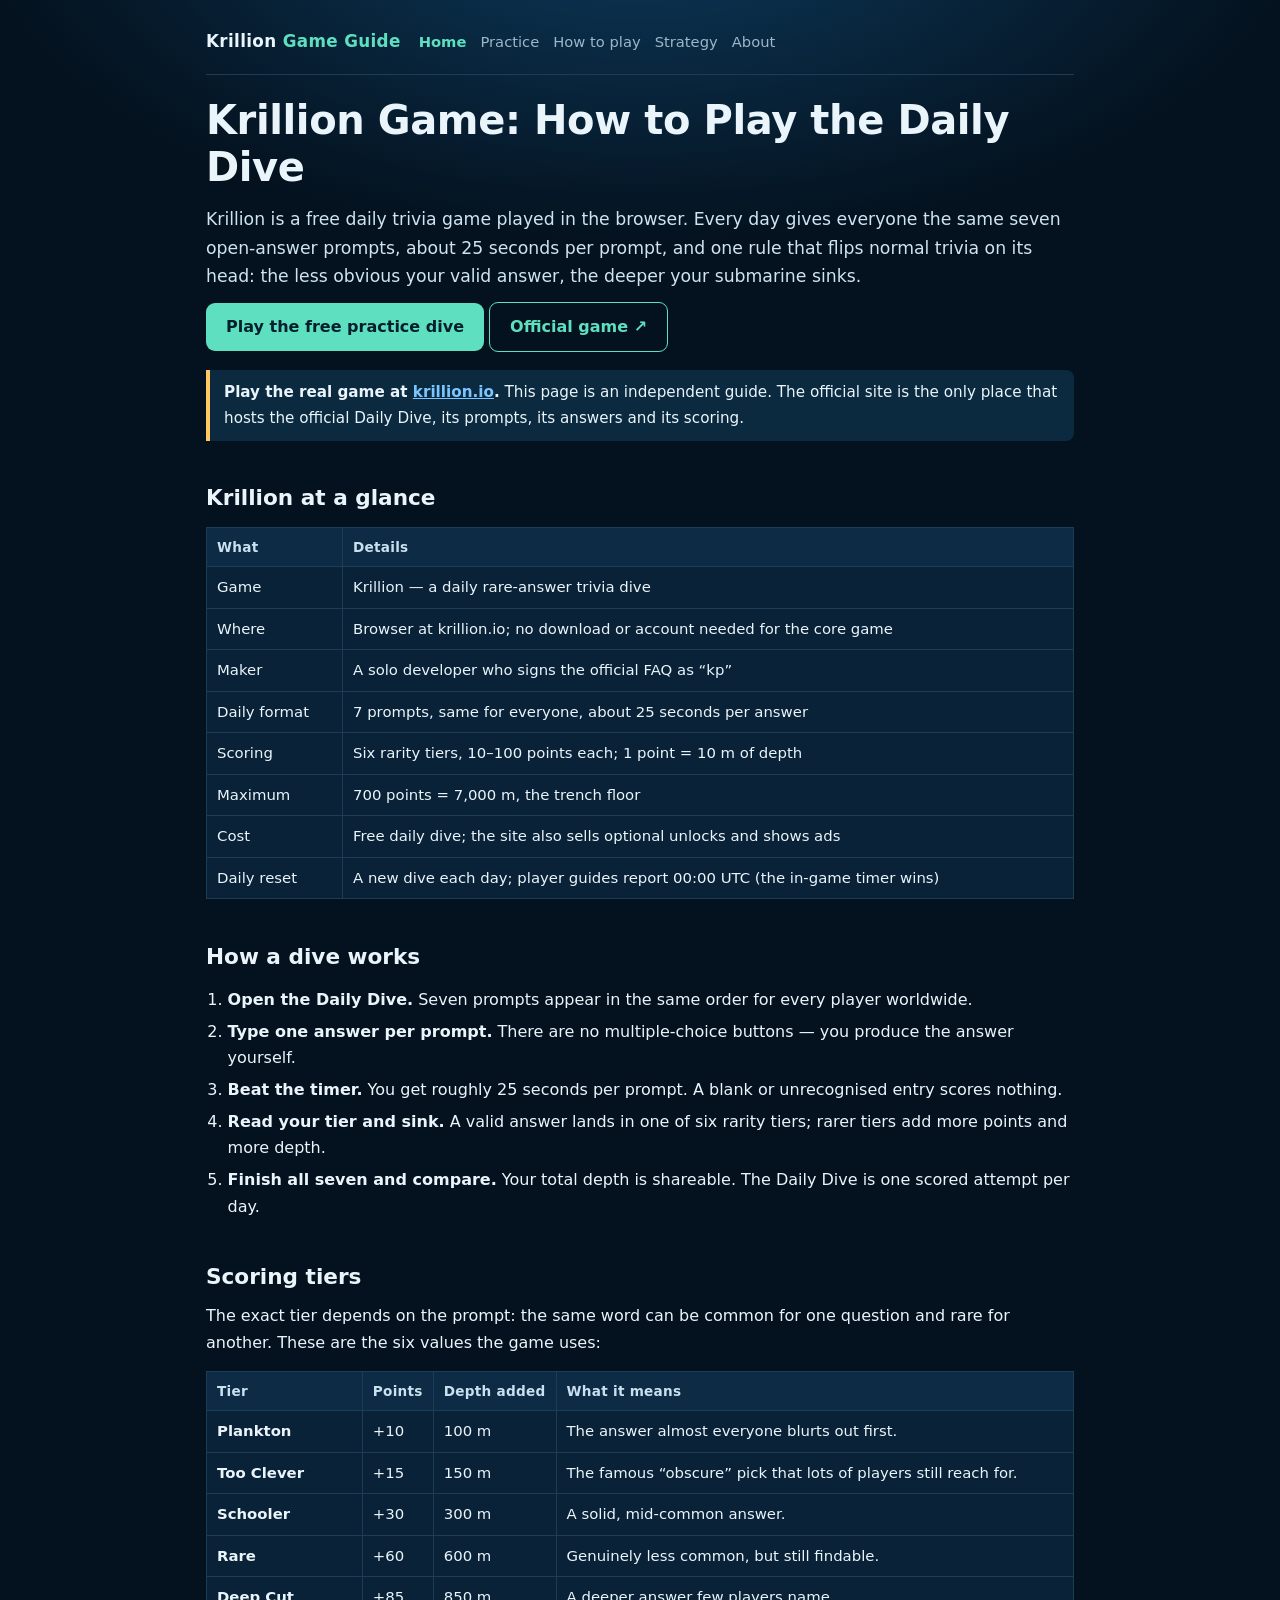
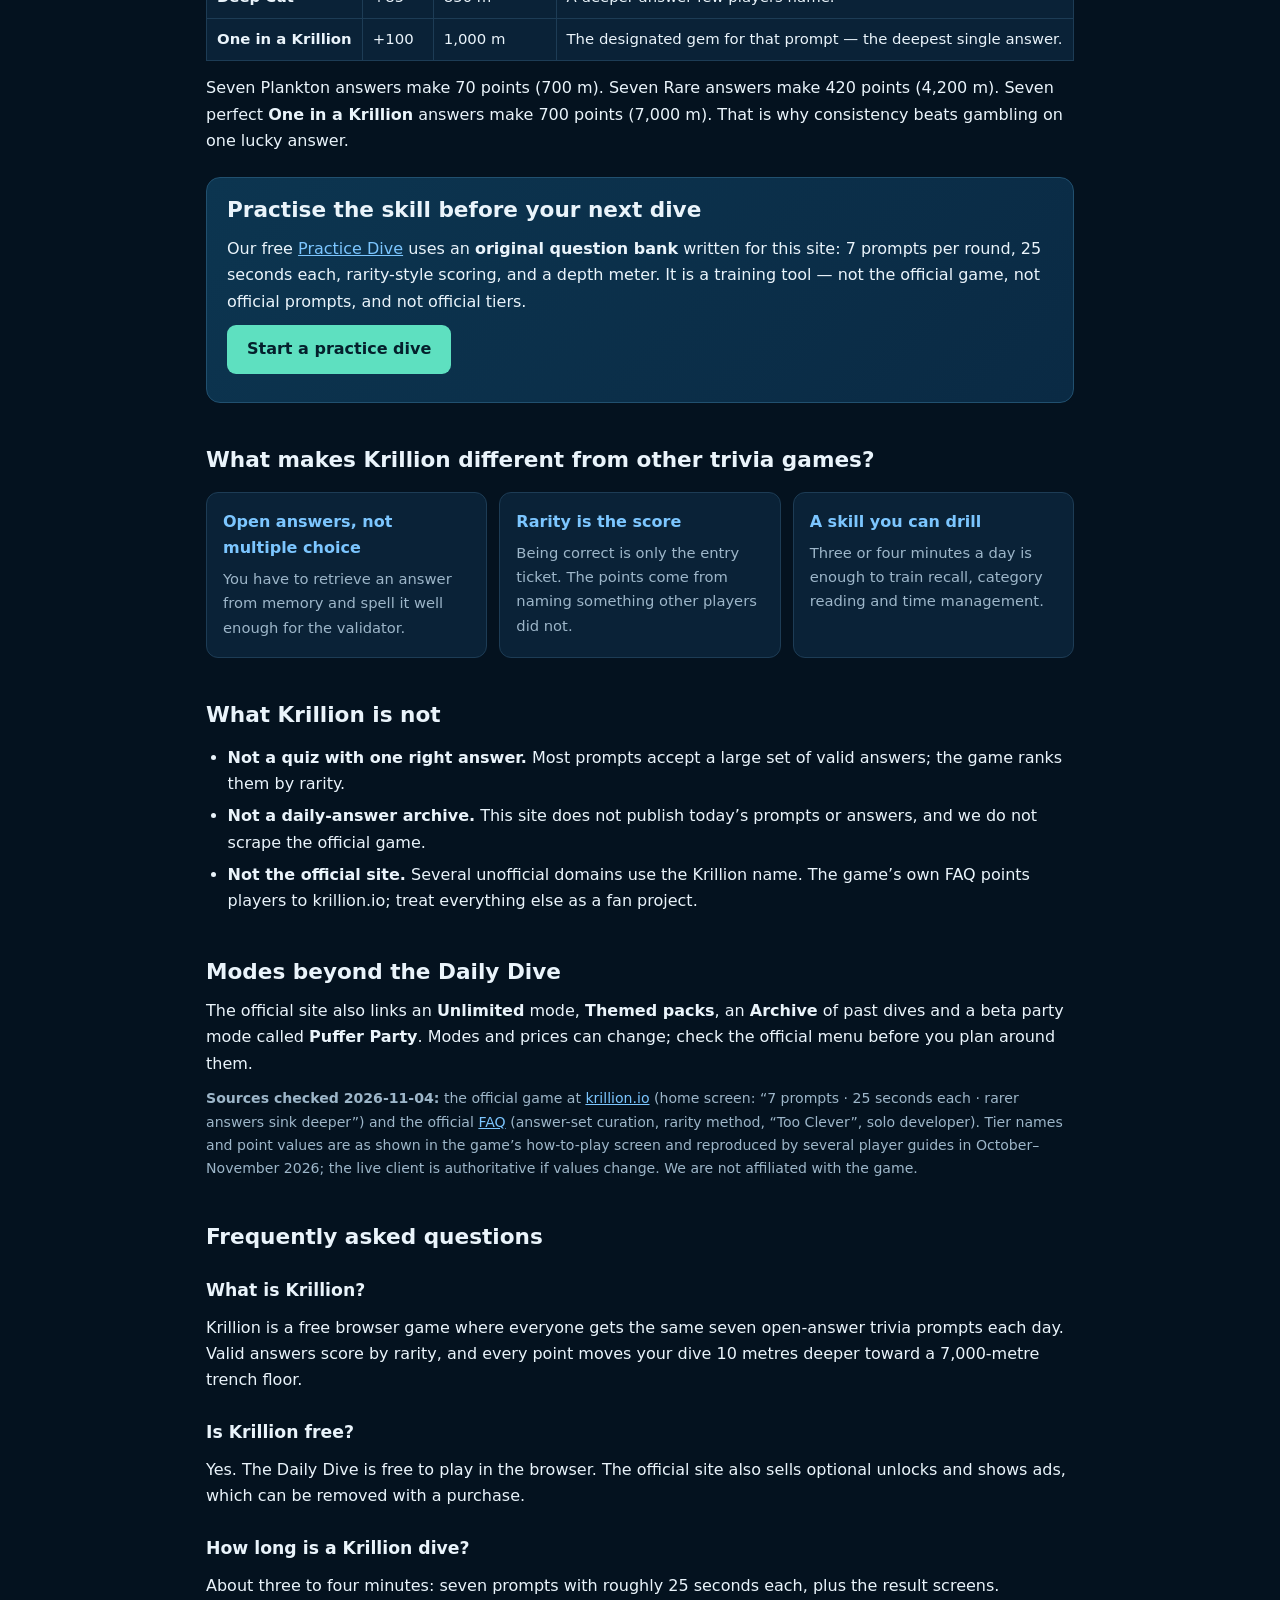
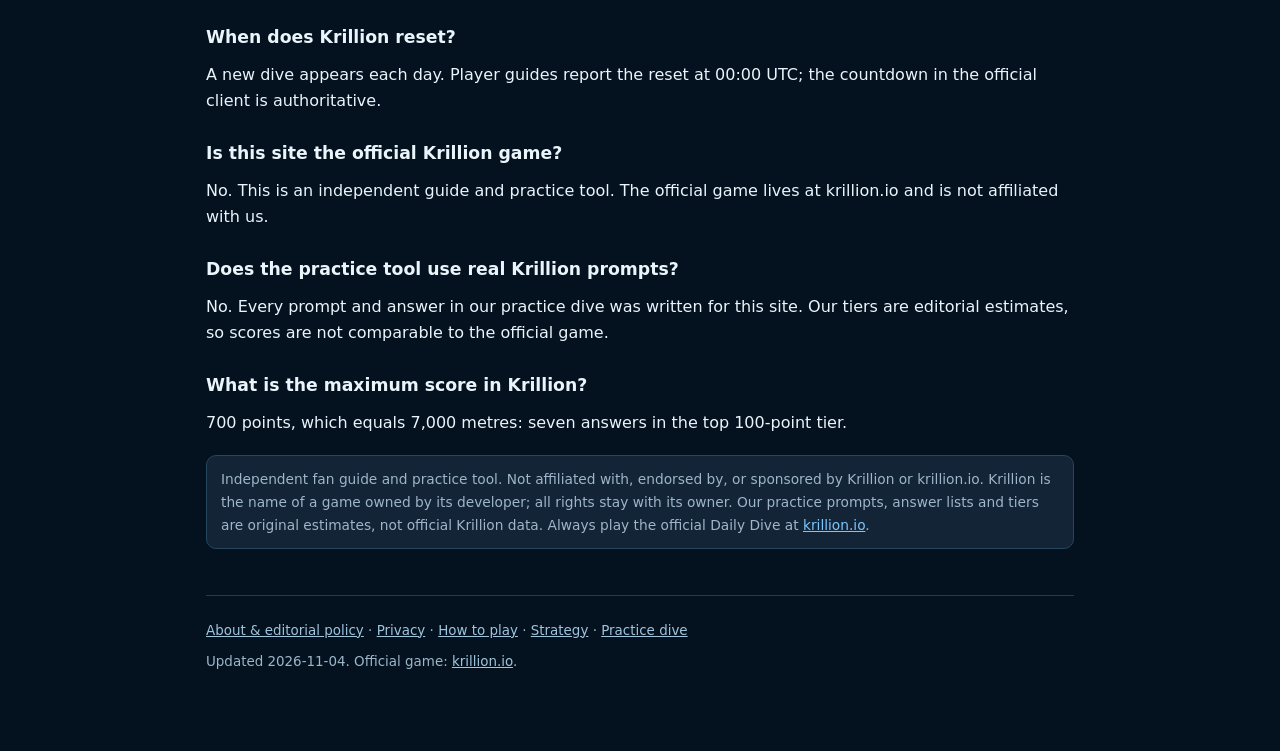
<file: index.html>
<!doctype html>
<html lang="en">
<head>
<meta charset="utf-8">
<meta name="viewport" content="width=device-width,initial-scale=1">
<meta name="google-site-verification" content="v3fOBTrnUxrsOgGbxsQZ7I0o6ZaDt9COHdEH5fEkBDA" />
<title>Krillion Game: Daily Dive Rules, Scoring &amp; Free Practice</title>
<meta name="description" content="Krillion game guide: how the daily dive works, all six scoring tiers, the 25-second timer, and a free practice dive with our own original question bank.">
<meta name="robots" content="index,follow">
<link rel="canonical" href="https://krillion-game-lyart.vercel.app/">
<link rel="icon" href="/icon.svg" type="image/svg+xml">
<link rel="stylesheet" href="/style.css?v=20261104">
<meta property="og:type" content="website">
<meta property="og:site_name" content="Krillion Game Guide">
<meta property="og:title" content="Krillion Game: Daily Dive Rules, Scoring &amp; Free Practice">
<meta property="og:description" content="Krillion game guide: how the daily dive works, all six scoring tiers, the 25-second timer, and a free practice dive with our own original question bank.">
<meta property="og:url" content="https://krillion-game-lyart.vercel.app/">
<meta name="twitter:card" content="summary">
<meta name="theme-color" content="#04121f">
<script type="application/ld+json">{"@context": "https://schema.org", "@graph": [{"@type": "WebPage", "@id": "https://krillion-game-lyart.vercel.app/#page", "url": "https://krillion-game-lyart.vercel.app/", "name": "Krillion Game: Daily Dive Rules, Scoring & Free Practice", "description": "Krillion game guide: how the daily dive works, all six scoring tiers, the 25-second timer, and a free practice dive with our own original question bank.", "inLanguage": "en", "datePublished": "2026-11-04", "dateModified": "2026-11-04", "isPartOf": {"@type": "WebSite", "@id": "https://krillion-game-lyart.vercel.app/#site"}}, {"@type": "FAQPage", "mainEntity": [{"@type": "Question", "name": "What is Krillion?", "acceptedAnswer": {"@type": "Answer", "text": "Krillion is a free browser game where everyone gets the same seven open-answer trivia prompts each day. Valid answers score by rarity, and every point moves your dive 10 metres deeper toward a 7,000-metre trench floor."}}, {"@type": "Question", "name": "Is Krillion free?", "acceptedAnswer": {"@type": "Answer", "text": "Yes. The Daily Dive is free to play in the browser. The official site also sells optional unlocks and shows ads, which can be removed with a purchase."}}, {"@type": "Question", "name": "How long is a Krillion dive?", "acceptedAnswer": {"@type": "Answer", "text": "About three to four minutes: seven prompts with roughly 25 seconds each, plus the result screens."}}, {"@type": "Question", "name": "When does Krillion reset?", "acceptedAnswer": {"@type": "Answer", "text": "A new dive appears each day. Player guides report the reset at 00:00 UTC; the countdown in the official client is authoritative."}}, {"@type": "Question", "name": "Is this site the official Krillion game?", "acceptedAnswer": {"@type": "Answer", "text": "No. This is an independent guide and practice tool. The official game lives at krillion.io and is not affiliated with us."}}, {"@type": "Question", "name": "Does the practice tool use real Krillion prompts?", "acceptedAnswer": {"@type": "Answer", "text": "No. Every prompt and answer in our practice dive was written for this site. Our tiers are editorial estimates, so scores are not comparable to the official game."}}, {"@type": "Question", "name": "What is the maximum score in Krillion?", "acceptedAnswer": {"@type": "Answer", "text": "700 points, which equals 7,000 metres: seven answers in the top 100-point tier."}}]}]}</script>

</head>
<body class="">
<main>
<header class="site">
  <a class="brand" href="/">Krillion <span>Game Guide</span></a>
  <nav class="site" aria-label="Site"><a href="/" aria-current="page">Home</a><a href="/practice/">Practice</a><a href="/how-to-play/">How to play</a><a href="/strategy/">Strategy</a><a href="/about/">About</a></nav>
</header>

<h1>Krillion Game: How to Play the Daily Dive</h1>

<p class="lede">Krillion is a free daily trivia game played in the browser. Every day gives everyone the same seven open-answer prompts, about 25 seconds per prompt, and one rule that flips normal trivia on its head: the less obvious your valid answer, the deeper your submarine sinks.</p>


<p><a class="button" href="/practice/">Play the free practice dive</a> <a class="button ghost" href="https://krillion.io/" rel="noopener nofollow">Official game ↗</a></p>

<div class="note"><b>Play the real game at <a href="https://krillion.io/" rel="noopener nofollow">krillion.io</a>.</b> This page is an independent guide. The official site is the only place that hosts the official Daily Dive, its prompts, its answers and its scoring.</div>

<h2>Krillion at a glance</h2>
<table>
<tr><th>What</th><th>Details</th></tr>
<tr><td>Game</td><td>Krillion — a daily rare-answer trivia dive</td></tr>
<tr><td>Where</td><td>Browser at krillion.io; no download or account needed for the core game</td></tr>
<tr><td>Maker</td><td>A solo developer who signs the official FAQ as “kp”</td></tr>
<tr><td>Daily format</td><td>7 prompts, same for everyone, about 25 seconds per answer</td></tr>
<tr><td>Scoring</td><td>Six rarity tiers, 10–100 points each; 1 point = 10 m of depth</td></tr>
<tr><td>Maximum</td><td>700 points = 7,000 m, the trench floor</td></tr>
<tr><td>Cost</td><td>Free daily dive; the site also sells optional unlocks and shows ads</td></tr>
<tr><td>Daily reset</td><td>A new dive each day; player guides report 00:00 UTC (the in-game timer wins)</td></tr>
</table>

<h2>How a dive works</h2>
<ol>
<li><b>Open the Daily Dive.</b> Seven prompts appear in the same order for every player worldwide.</li>
<li><b>Type one answer per prompt.</b> There are no multiple-choice buttons — you produce the answer yourself.</li>
<li><b>Beat the timer.</b> You get roughly 25 seconds per prompt. A blank or unrecognised entry scores nothing.</li>
<li><b>Read your tier and sink.</b> A valid answer lands in one of six rarity tiers; rarer tiers add more points and more depth.</li>
<li><b>Finish all seven and compare.</b> Your total depth is shareable. The Daily Dive is one scored attempt per day.</li>
</ol>

<h2>Scoring tiers</h2>
<p>The exact tier depends on the prompt: the same word can be common for one question and rare for another. These are the six values the game uses:</p>
<table><tr><th>Tier</th><th>Points</th><th>Depth added</th><th>What it means</th></tr><tr><td><b>Plankton</b></td><td>+10</td><td>100 m</td><td>The answer almost everyone blurts out first.</td></tr><tr><td><b>Too Clever</b></td><td>+15</td><td>150 m</td><td>The famous “obscure” pick that lots of players still reach for.</td></tr><tr><td><b>Schooler</b></td><td>+30</td><td>300 m</td><td>A solid, mid-common answer.</td></tr><tr><td><b>Rare</b></td><td>+60</td><td>600 m</td><td>Genuinely less common, but still findable.</td></tr><tr><td><b>Deep Cut</b></td><td>+85</td><td>850 m</td><td>A deeper answer few players name.</td></tr><tr><td><b>One in a Krillion</b></td><td>+100</td><td>1,000 m</td><td>The designated gem for that prompt — the deepest single answer.</td></tr></table>
<p>Seven Plankton answers make 70 points (700 m). Seven Rare answers make 420 points (4,200 m). Seven perfect <b>One in a Krillion</b> answers make 700 points (7,000 m). That is why consistency beats gambling on one lucky answer.</p>

<div class="cta">
<h2>Practise the skill before your next dive</h2>
<p>Our free <a href="/practice/">Practice Dive</a> uses an <b>original question bank</b> written for this site: 7 prompts per round, 25 seconds each, rarity-style scoring, and a depth meter. It is a training tool — not the official game, not official prompts, and not official tiers.</p>
<p><a class="button" href="/practice/">Start a practice dive</a></p>
</div>

<h2>What makes Krillion different from other trivia games?</h2>
<div class="grid">
<div class="card"><h3><a href="/how-to-play/">Open answers, not multiple choice</a></h3><p>You have to retrieve an answer from memory and spell it well enough for the validator.</p></div><div class="card"><h3><a href="/strategy/">Rarity is the score</a></h3><p>Being correct is only the entry ticket. The points come from naming something other players did not.</p></div><div class="card"><h3><a href="/practice/">A skill you can drill</a></h3><p>Three or four minutes a day is enough to train recall, category reading and time management.</p></div>
</div>

<h2>What Krillion is not</h2>
<ul>
<li><b>Not a quiz with one right answer.</b> Most prompts accept a large set of valid answers; the game ranks them by rarity.</li>
<li><b>Not a daily-answer archive.</b> This site does not publish today’s prompts or answers, and we do not scrape the official game.</li>
<li><b>Not the official site.</b> Several unofficial domains use the Krillion name. The game’s own FAQ points players to krillion.io; treat everything else as a fan project.</li>
</ul>

<h2>Modes beyond the Daily Dive</h2>
<p>The official site also links an <b>Unlimited</b> mode, <b>Themed packs</b>, an <b>Archive</b> of past dives and a beta party mode called <b>Puffer Party</b>. Modes and prices can change; check the official menu before you plan around them.</p>

<p class="small"><b>Sources checked 2026-11-04:</b> the official game at <a href="https://krillion.io/" rel="noopener nofollow">krillion.io</a> (home screen: “7 prompts · 25 seconds each · rarer answers sink deeper”) and the official <a href="https://krillion.io/faq" rel="noopener nofollow">FAQ</a> (answer-set curation, rarity method, “Too Clever”, solo developer). Tier names and point values are as shown in the game’s how-to-play screen and reproduced by several player guides in October–November 2026; the live client is authoritative if values change. We are not affiliated with the game.</p>
<section id="faq"><h2>Frequently asked questions</h2><h3>What is Krillion?</h3><p>Krillion is a free browser game where everyone gets the same seven open-answer trivia prompts each day. Valid answers score by rarity, and every point moves your dive 10 metres deeper toward a 7,000-metre trench floor.</p><h3>Is Krillion free?</h3><p>Yes. The Daily Dive is free to play in the browser. The official site also sells optional unlocks and shows ads, which can be removed with a purchase.</p><h3>How long is a Krillion dive?</h3><p>About three to four minutes: seven prompts with roughly 25 seconds each, plus the result screens.</p><h3>When does Krillion reset?</h3><p>A new dive appears each day. Player guides report the reset at 00:00 UTC; the countdown in the official client is authoritative.</p><h3>Is this site the official Krillion game?</h3><p>No. This is an independent guide and practice tool. The official game lives at krillion.io and is not affiliated with us.</p><h3>Does the practice tool use real Krillion prompts?</h3><p>No. Every prompt and answer in our practice dive was written for this site. Our tiers are editorial estimates, so scores are not comparable to the official game.</p><h3>What is the maximum score in Krillion?</h3><p>700 points, which equals 7,000 metres: seven answers in the top 100-point tier.</p></section>
<div class="disclaimer">Independent fan guide and practice tool. Not affiliated with, endorsed by, or sponsored by Krillion or krillion.io. Krillion is the name of a game owned by its developer; all rights stay with its owner. Our practice prompts, answer lists and tiers are original estimates, not official Krillion data. Always play the official Daily Dive at <a href="https://krillion.io/" rel="noopener nofollow">krillion.io</a>.</div>
<footer class="site">
  <p><a href="/about/">About &amp; editorial policy</a> · <a href="/privacy/">Privacy</a> · <a href="/how-to-play/">How to play</a> · <a href="/strategy/">Strategy</a> · <a href="/practice/">Practice dive</a></p>
  <p>Updated 2026-11-04. Official game: <a href="https://krillion.io/" rel="noopener nofollow">krillion.io</a>.</p>
</footer>
</main>

</body>
</html>
</file>
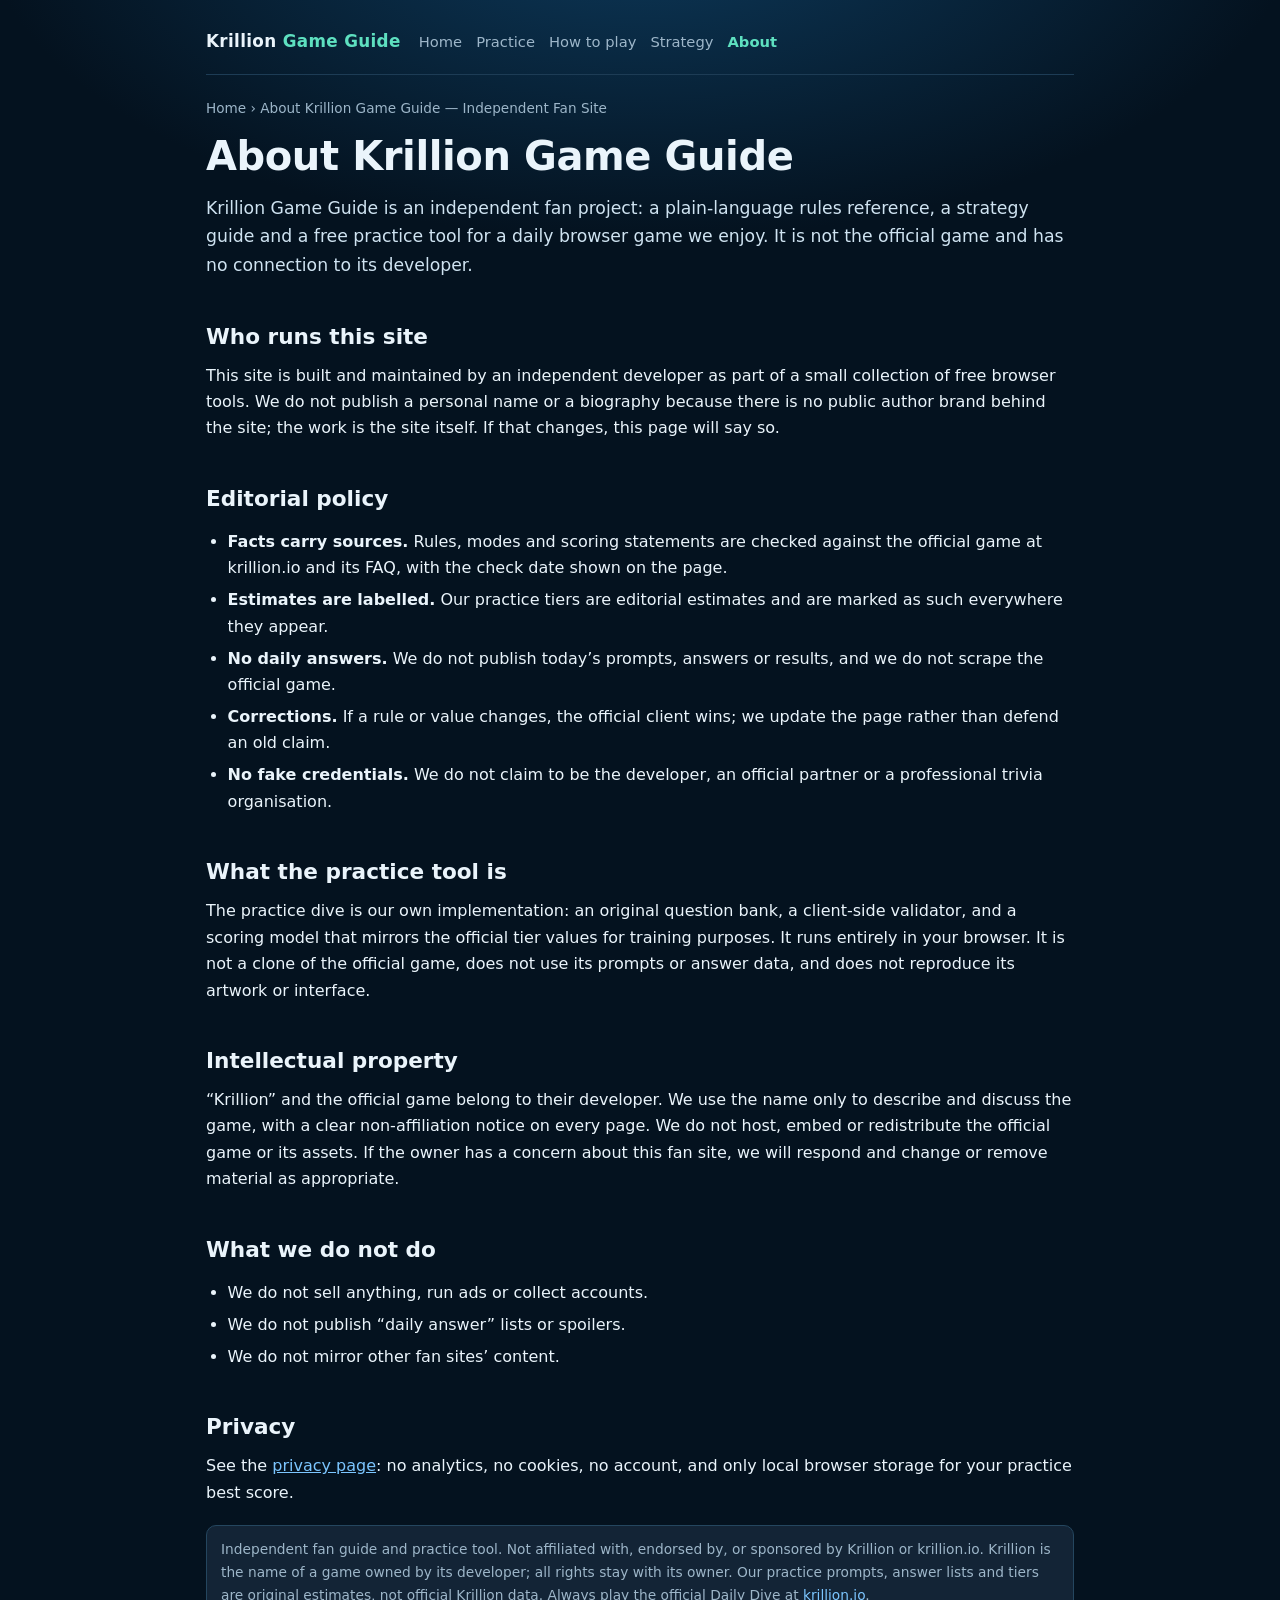
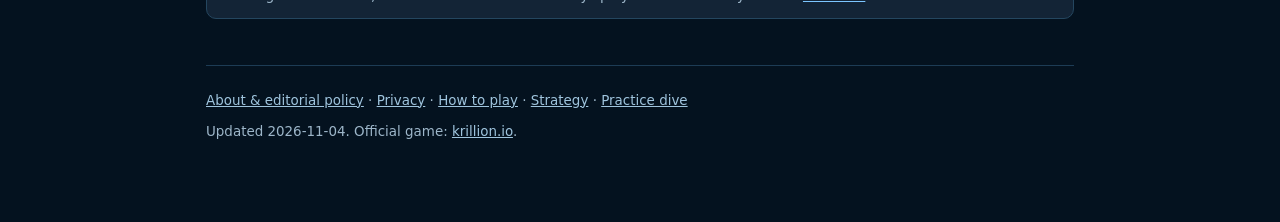
<file: about/index.html>
<!doctype html>
<html lang="en">
<head>
<meta charset="utf-8">
<meta name="viewport" content="width=device-width,initial-scale=1">
<title>About Krillion Game Guide — Independent Fan Site</title>
<meta name="description" content="About Krillion Game Guide: an independent fan project with a rules reference, strategy guide and original practice tool. Not affiliated with krillion.io.">
<meta name="robots" content="index,follow">
<link rel="canonical" href="https://krillion-game-lyart.vercel.app/about/">
<link rel="icon" href="/icon.svg" type="image/svg+xml">
<link rel="stylesheet" href="/style.css?v=20261104">
<meta property="og:type" content="website">
<meta property="og:site_name" content="Krillion Game Guide">
<meta property="og:title" content="About Krillion Game Guide — Independent Fan Site">
<meta property="og:description" content="About Krillion Game Guide: an independent fan project with a rules reference, strategy guide and original practice tool. Not affiliated with krillion.io.">
<meta property="og:url" content="https://krillion-game-lyart.vercel.app/about/">
<meta name="twitter:card" content="summary">
<meta name="theme-color" content="#04121f">
<script type="application/ld+json">{"@context": "https://schema.org", "@graph": [{"@type": "WebPage", "@id": "https://krillion-game-lyart.vercel.app/about/#page", "url": "https://krillion-game-lyart.vercel.app/about/", "name": "About Krillion Game Guide — Independent Fan Site", "description": "About Krillion Game Guide: an independent fan project with a rules reference, strategy guide and original practice tool. Not affiliated with krillion.io.", "inLanguage": "en", "datePublished": "2026-11-04", "dateModified": "2026-11-04", "isPartOf": {"@type": "WebSite", "@id": "https://krillion-game-lyart.vercel.app/#site"}}, {"@type": "BreadcrumbList", "itemListElement": [{"@type": "ListItem", "position": 1, "name": "Home", "item": "https://krillion-game-lyart.vercel.app/"}, {"@type": "ListItem", "position": 2, "name": "About Krillion Game Guide — Independent Fan Site", "item": "https://krillion-game-lyart.vercel.app/about/"}]}]}</script>

</head>
<body class="">
<main>
<header class="site">
  <a class="brand" href="/">Krillion <span>Game Guide</span></a>
  <nav class="site" aria-label="Site"><a href="/">Home</a><a href="/practice/">Practice</a><a href="/how-to-play/">How to play</a><a href="/strategy/">Strategy</a><a href="/about/" aria-current="page">About</a></nav>
</header>
<p class="breadcrumb"><a href="/">Home</a> › About Krillion Game Guide — Independent Fan Site</p>
<h1>About Krillion Game Guide</h1>

<p class="lede">Krillion Game Guide is an independent fan project: a plain-language rules reference, a strategy guide and a free practice tool for a daily browser game we enjoy. It is not the official game and has no connection to its developer.</p>


<h2>Who runs this site</h2>
<p>This site is built and maintained by an independent developer as part of a small collection of free browser tools. We do not publish a personal name or a biography because there is no public author brand behind the site; the work is the site itself. If that changes, this page will say so.</p>

<h2>Editorial policy</h2>
<ul>
<li><b>Facts carry sources.</b> Rules, modes and scoring statements are checked against the official game at krillion.io and its FAQ, with the check date shown on the page.</li>
<li><b>Estimates are labelled.</b> Our practice tiers are editorial estimates and are marked as such everywhere they appear.</li>
<li><b>No daily answers.</b> We do not publish today’s prompts, answers or results, and we do not scrape the official game.</li>
<li><b>Corrections.</b> If a rule or value changes, the official client wins; we update the page rather than defend an old claim.</li>
<li><b>No fake credentials.</b> We do not claim to be the developer, an official partner or a professional trivia organisation.</li>
</ul>

<h2>What the practice tool is</h2>
<p>The practice dive is our own implementation: an original question bank, a client-side validator, and a scoring model that mirrors the official tier values for training purposes. It runs entirely in your browser. It is not a clone of the official game, does not use its prompts or answer data, and does not reproduce its artwork or interface.</p>

<h2>Intellectual property</h2>
<p>“Krillion” and the official game belong to their developer. We use the name only to describe and discuss the game, with a clear non-affiliation notice on every page. We do not host, embed or redistribute the official game or its assets. If the owner has a concern about this fan site, we will respond and change or remove material as appropriate.</p>

<h2>What we do not do</h2>
<ul>
<li>We do not sell anything, run ads or collect accounts.</li>
<li>We do not publish “daily answer” lists or spoilers.</li>
<li>We do not mirror other fan sites’ content.</li>
</ul>

<h2>Privacy</h2>
<p>See the <a href="/privacy/">privacy page</a>: no analytics, no cookies, no account, and only local browser storage for your practice best score.</p>


<div class="disclaimer">Independent fan guide and practice tool. Not affiliated with, endorsed by, or sponsored by Krillion or krillion.io. Krillion is the name of a game owned by its developer; all rights stay with its owner. Our practice prompts, answer lists and tiers are original estimates, not official Krillion data. Always play the official Daily Dive at <a href="https://krillion.io/" rel="noopener nofollow">krillion.io</a>.</div>
<footer class="site">
  <p><a href="/about/">About &amp; editorial policy</a> · <a href="/privacy/">Privacy</a> · <a href="/how-to-play/">How to play</a> · <a href="/strategy/">Strategy</a> · <a href="/practice/">Practice dive</a></p>
  <p>Updated 2026-11-04. Official game: <a href="https://krillion.io/" rel="noopener nofollow">krillion.io</a>.</p>
</footer>
</main>

</body>
</html>
</file>
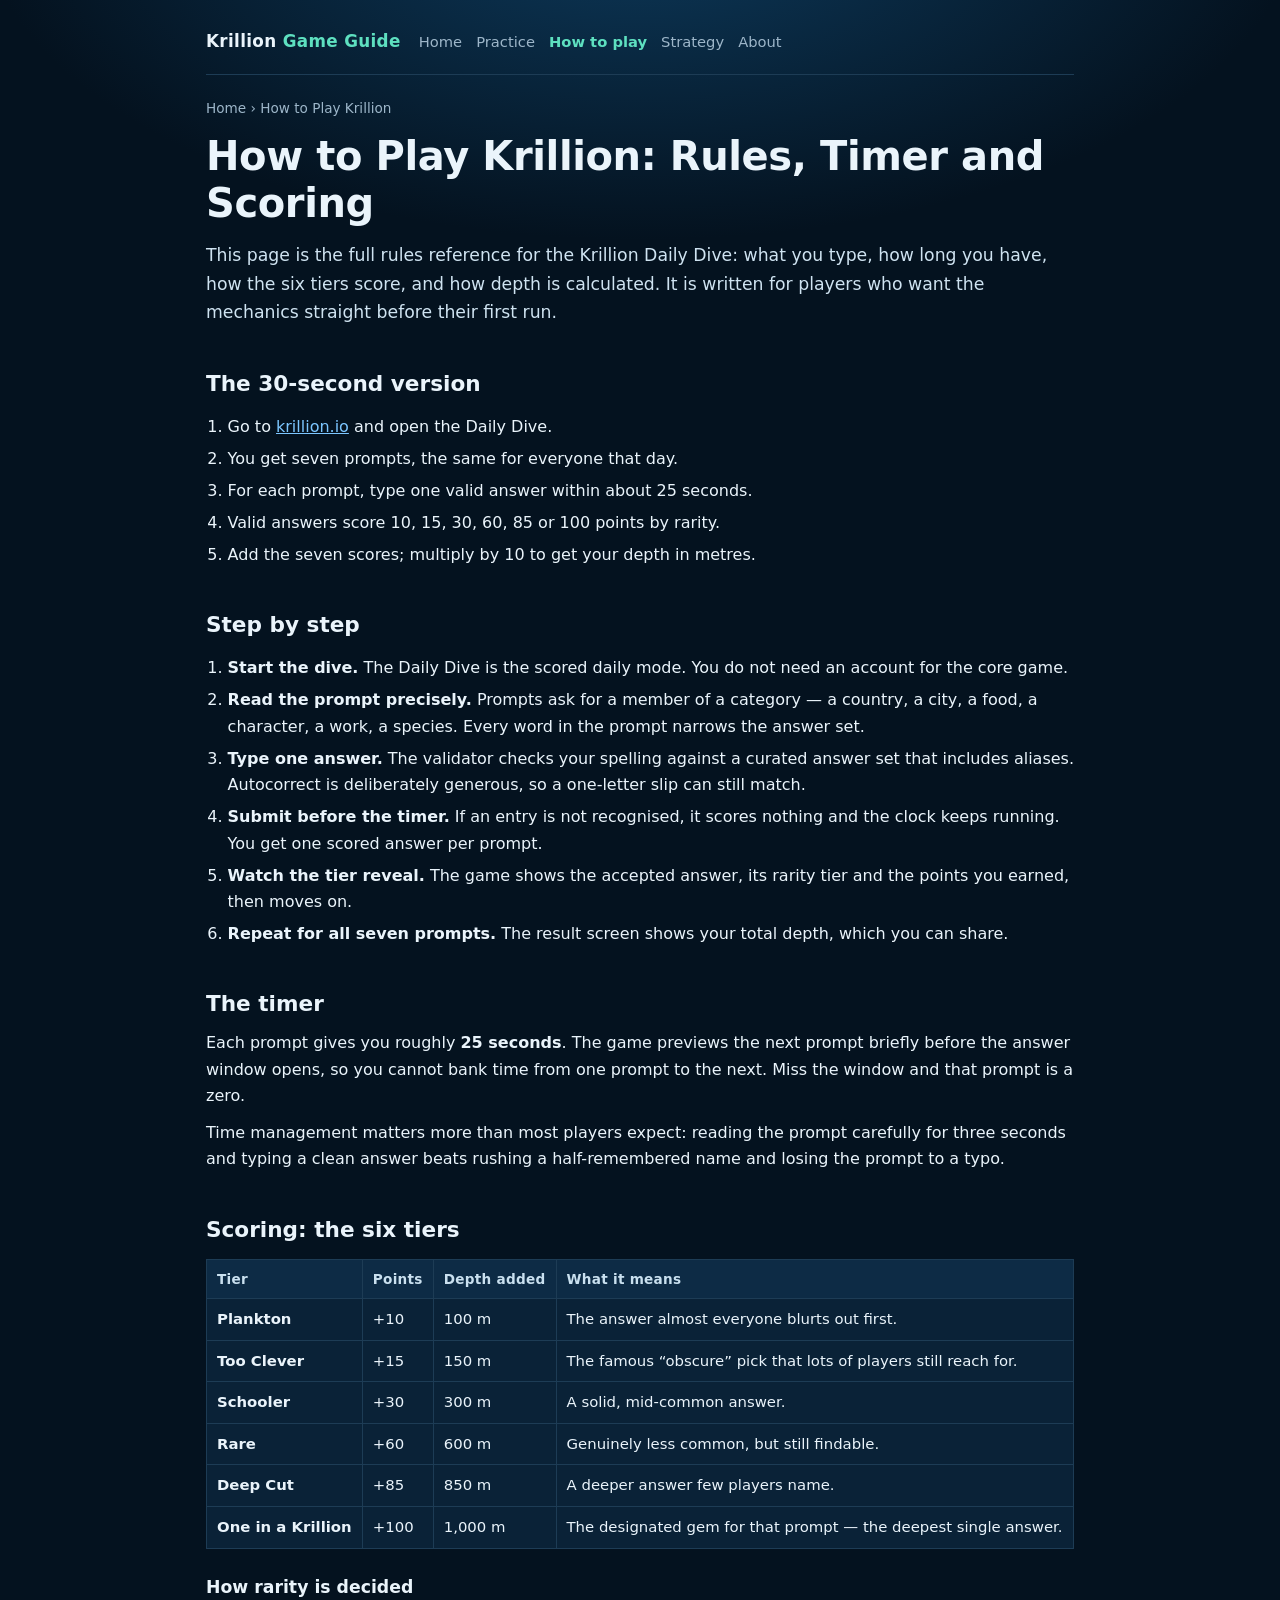
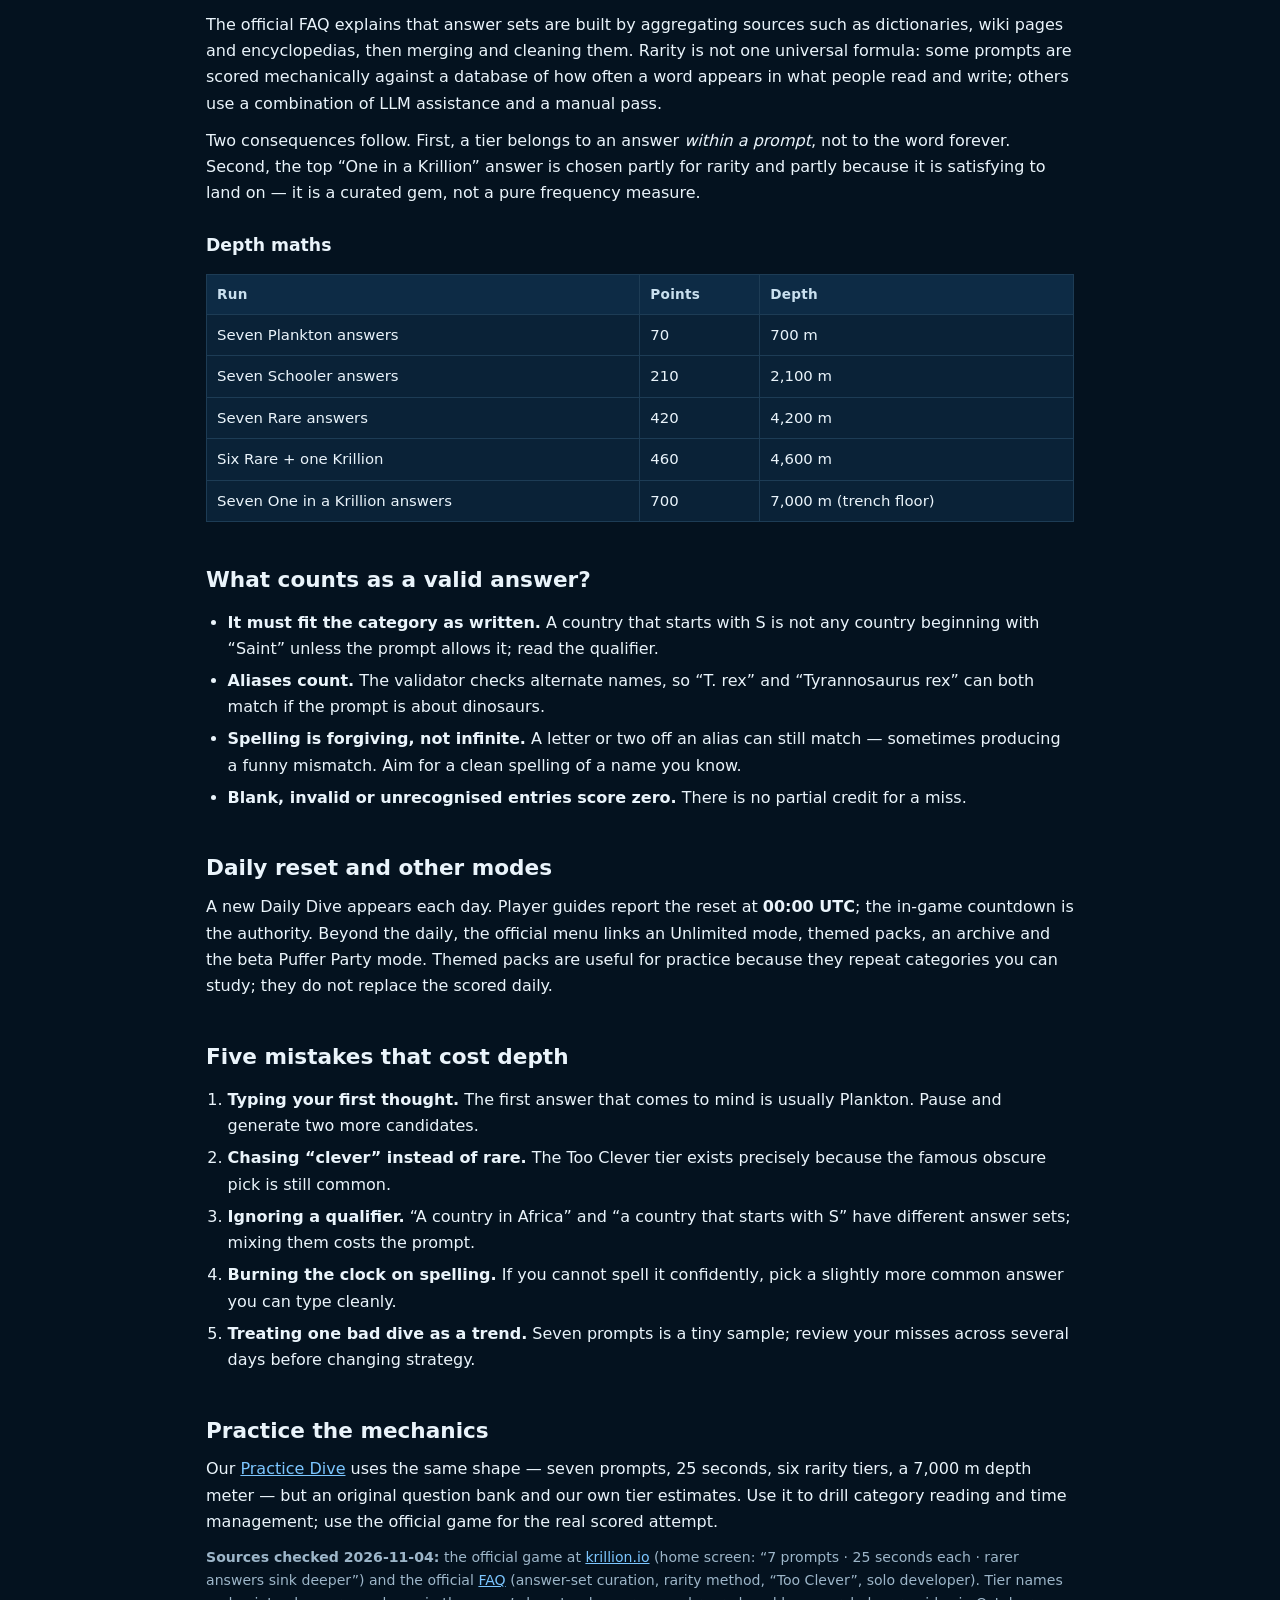
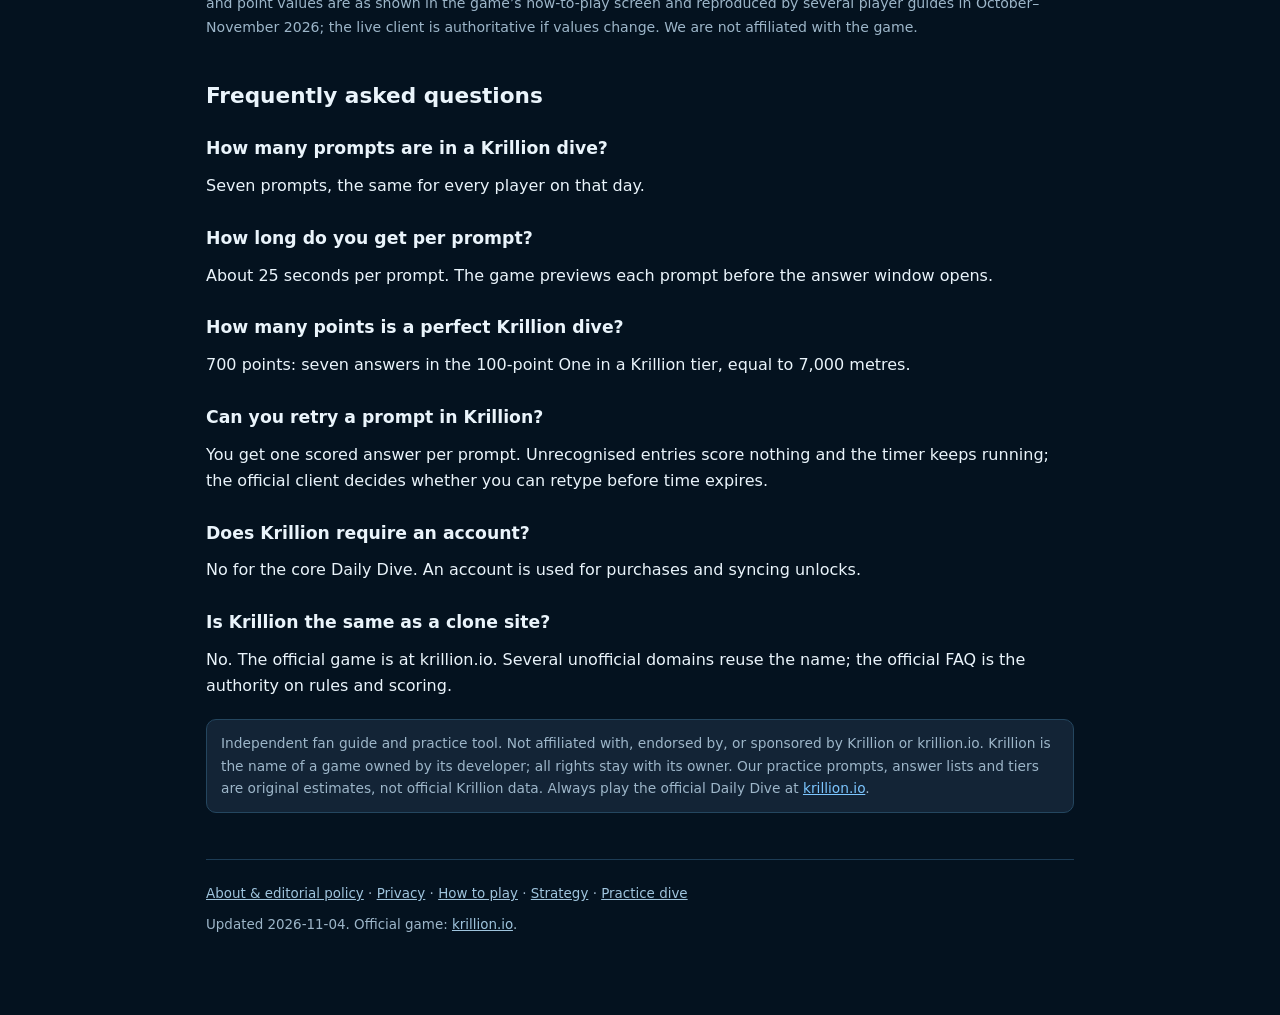
<file: how-to-play/index.html>
<!doctype html>
<html lang="en">
<head>
<meta charset="utf-8">
<meta name="viewport" content="width=device-width,initial-scale=1">
<title>How to Play Krillion: Rules, Timer &amp; Scoring (2026)</title>
<meta name="description" content="Full Krillion rules: seven prompts, 25 seconds each, six rarity tiers from 10 to 100 points, 1 point = 10 m, and how the official answer validator works.">
<meta name="robots" content="index,follow">
<link rel="canonical" href="https://krillion-game-lyart.vercel.app/how-to-play/">
<link rel="icon" href="/icon.svg" type="image/svg+xml">
<link rel="stylesheet" href="/style.css?v=20261104">
<meta property="og:type" content="website">
<meta property="og:site_name" content="Krillion Game Guide">
<meta property="og:title" content="How to Play Krillion: Rules, Timer &amp; Scoring (2026)">
<meta property="og:description" content="Full Krillion rules: seven prompts, 25 seconds each, six rarity tiers from 10 to 100 points, 1 point = 10 m, and how the official answer validator works.">
<meta property="og:url" content="https://krillion-game-lyart.vercel.app/how-to-play/">
<meta name="twitter:card" content="summary">
<meta name="theme-color" content="#04121f">
<script type="application/ld+json">{"@context": "https://schema.org", "@graph": [{"@type": "WebPage", "@id": "https://krillion-game-lyart.vercel.app/how-to-play/#page", "url": "https://krillion-game-lyart.vercel.app/how-to-play/", "name": "How to Play Krillion: Rules, Timer & Scoring (2026)", "description": "Full Krillion rules: seven prompts, 25 seconds each, six rarity tiers from 10 to 100 points, 1 point = 10 m, and how the official answer validator works.", "inLanguage": "en", "datePublished": "2026-11-04", "dateModified": "2026-11-04", "isPartOf": {"@type": "WebSite", "@id": "https://krillion-game-lyart.vercel.app/#site"}}, {"@type": "BreadcrumbList", "itemListElement": [{"@type": "ListItem", "position": 1, "name": "Home", "item": "https://krillion-game-lyart.vercel.app/"}, {"@type": "ListItem", "position": 2, "name": "How to Play Krillion", "item": "https://krillion-game-lyart.vercel.app/how-to-play/"}]}, {"@type": "FAQPage", "mainEntity": [{"@type": "Question", "name": "How many prompts are in a Krillion dive?", "acceptedAnswer": {"@type": "Answer", "text": "Seven prompts, the same for every player on that day."}}, {"@type": "Question", "name": "How long do you get per prompt?", "acceptedAnswer": {"@type": "Answer", "text": "About 25 seconds per prompt. The game previews each prompt before the answer window opens."}}, {"@type": "Question", "name": "How many points is a perfect Krillion dive?", "acceptedAnswer": {"@type": "Answer", "text": "700 points: seven answers in the 100-point One in a Krillion tier, equal to 7,000 metres."}}, {"@type": "Question", "name": "Can you retry a prompt in Krillion?", "acceptedAnswer": {"@type": "Answer", "text": "You get one scored answer per prompt. Unrecognised entries score nothing and the timer keeps running; the official client decides whether you can retype before time expires."}}, {"@type": "Question", "name": "Does Krillion require an account?", "acceptedAnswer": {"@type": "Answer", "text": "No for the core Daily Dive. An account is used for purchases and syncing unlocks."}}, {"@type": "Question", "name": "Is Krillion the same as a clone site?", "acceptedAnswer": {"@type": "Answer", "text": "No. The official game is at krillion.io. Several unofficial domains reuse the name; the official FAQ is the authority on rules and scoring."}}]}]}</script>

</head>
<body class="">
<main>
<header class="site">
  <a class="brand" href="/">Krillion <span>Game Guide</span></a>
  <nav class="site" aria-label="Site"><a href="/">Home</a><a href="/practice/">Practice</a><a href="/how-to-play/" aria-current="page">How to play</a><a href="/strategy/">Strategy</a><a href="/about/">About</a></nav>
</header>
<p class="breadcrumb"><a href="/">Home</a> › How to Play Krillion</p>
<h1>How to Play Krillion: Rules, Timer and Scoring</h1>

<p class="lede">This page is the full rules reference for the Krillion Daily Dive: what you type, how long you have, how the six tiers score, and how depth is calculated. It is written for players who want the mechanics straight before their first run.</p>


<h2>The 30-second version</h2>
<ol>
<li>Go to <a href="https://krillion.io/" rel="noopener nofollow">krillion.io</a> and open the Daily Dive.</li>
<li>You get seven prompts, the same for everyone that day.</li>
<li>For each prompt, type one valid answer within about 25 seconds.</li>
<li>Valid answers score 10, 15, 30, 60, 85 or 100 points by rarity.</li>
<li>Add the seven scores; multiply by 10 to get your depth in metres.</li>
</ol>

<h2>Step by step</h2>
<ol>
<li><b>Start the dive.</b> The Daily Dive is the scored daily mode. You do not need an account for the core game.</li>
<li><b>Read the prompt precisely.</b> Prompts ask for a member of a category — a country, a city, a food, a character, a work, a species. Every word in the prompt narrows the answer set.</li>
<li><b>Type one answer.</b> The validator checks your spelling against a curated answer set that includes aliases. Autocorrect is deliberately generous, so a one-letter slip can still match.</li>
<li><b>Submit before the timer.</b> If an entry is not recognised, it scores nothing and the clock keeps running. You get one scored answer per prompt.</li>
<li><b>Watch the tier reveal.</b> The game shows the accepted answer, its rarity tier and the points you earned, then moves on.</li>
<li><b>Repeat for all seven prompts.</b> The result screen shows your total depth, which you can share.</li>
</ol>

<h2>The timer</h2>
<p>Each prompt gives you roughly <b>25 seconds</b>. The game previews the next prompt briefly before the answer window opens, so you cannot bank time from one prompt to the next. Miss the window and that prompt is a zero.</p>
<p>Time management matters more than most players expect: reading the prompt carefully for three seconds and typing a clean answer beats rushing a half-remembered name and losing the prompt to a typo.</p>

<h2>Scoring: the six tiers</h2>
<table><tr><th>Tier</th><th>Points</th><th>Depth added</th><th>What it means</th></tr><tr><td><b>Plankton</b></td><td>+10</td><td>100 m</td><td>The answer almost everyone blurts out first.</td></tr><tr><td><b>Too Clever</b></td><td>+15</td><td>150 m</td><td>The famous “obscure” pick that lots of players still reach for.</td></tr><tr><td><b>Schooler</b></td><td>+30</td><td>300 m</td><td>A solid, mid-common answer.</td></tr><tr><td><b>Rare</b></td><td>+60</td><td>600 m</td><td>Genuinely less common, but still findable.</td></tr><tr><td><b>Deep Cut</b></td><td>+85</td><td>850 m</td><td>A deeper answer few players name.</td></tr><tr><td><b>One in a Krillion</b></td><td>+100</td><td>1,000 m</td><td>The designated gem for that prompt — the deepest single answer.</td></tr></table>
<h3>How rarity is decided</h3>
<p>The official FAQ explains that answer sets are built by aggregating sources such as dictionaries, wiki pages and encyclopedias, then merging and cleaning them. Rarity is not one universal formula: some prompts are scored mechanically against a database of how often a word appears in what people read and write; others use a combination of LLM assistance and a manual pass.</p>
<p>Two consequences follow. First, a tier belongs to an answer <i>within a prompt</i>, not to the word forever. Second, the top “One in a Krillion” answer is chosen partly for rarity and partly because it is satisfying to land on — it is a curated gem, not a pure frequency measure.</p>

<h3>Depth maths</h3>
<table>
<tr><th>Run</th><th>Points</th><th>Depth</th></tr>
<tr><td>Seven Plankton answers</td><td>70</td><td>700 m</td></tr>
<tr><td>Seven Schooler answers</td><td>210</td><td>2,100 m</td></tr>
<tr><td>Seven Rare answers</td><td>420</td><td>4,200 m</td></tr>
<tr><td>Six Rare + one Krillion</td><td>460</td><td>4,600 m</td></tr>
<tr><td>Seven One in a Krillion answers</td><td>700</td><td>7,000 m (trench floor)</td></tr>
</table>

<h2>What counts as a valid answer?</h2>
<ul>
<li><b>It must fit the category as written.</b> A country that starts with S is not any country beginning with “Saint” unless the prompt allows it; read the qualifier.</li>
<li><b>Aliases count.</b> The validator checks alternate names, so “T. rex” and “Tyrannosaurus rex” can both match if the prompt is about dinosaurs.</li>
<li><b>Spelling is forgiving, not infinite.</b> A letter or two off an alias can still match — sometimes producing a funny mismatch. Aim for a clean spelling of a name you know.</li>
<li><b>Blank, invalid or unrecognised entries score zero.</b> There is no partial credit for a miss.</li>
</ul>

<h2>Daily reset and other modes</h2>
<p>A new Daily Dive appears each day. Player guides report the reset at <b>00:00 UTC</b>; the in-game countdown is the authority. Beyond the daily, the official menu links an Unlimited mode, themed packs, an archive and the beta Puffer Party mode. Themed packs are useful for practice because they repeat categories you can study; they do not replace the scored daily.</p>

<h2>Five mistakes that cost depth</h2>
<ol>
<li><b>Typing your first thought.</b> The first answer that comes to mind is usually Plankton. Pause and generate two more candidates.</li>
<li><b>Chasing “clever” instead of rare.</b> The Too Clever tier exists precisely because the famous obscure pick is still common.</li>
<li><b>Ignoring a qualifier.</b> “A country in Africa” and “a country that starts with S” have different answer sets; mixing them costs the prompt.</li>
<li><b>Burning the clock on spelling.</b> If you cannot spell it confidently, pick a slightly more common answer you can type cleanly.</li>
<li><b>Treating one bad dive as a trend.</b> Seven prompts is a tiny sample; review your misses across several days before changing strategy.</li>
</ol>

<h2>Practice the mechanics</h2>
<p>Our <a href="/practice/">Practice Dive</a> uses the same shape — seven prompts, 25 seconds, six rarity tiers, a 7,000 m depth meter — but an original question bank and our own tier estimates. Use it to drill category reading and time management; use the official game for the real scored attempt.</p>

<p class="small"><b>Sources checked 2026-11-04:</b> the official game at <a href="https://krillion.io/" rel="noopener nofollow">krillion.io</a> (home screen: “7 prompts · 25 seconds each · rarer answers sink deeper”) and the official <a href="https://krillion.io/faq" rel="noopener nofollow">FAQ</a> (answer-set curation, rarity method, “Too Clever”, solo developer). Tier names and point values are as shown in the game’s how-to-play screen and reproduced by several player guides in October–November 2026; the live client is authoritative if values change. We are not affiliated with the game.</p>
<section id="faq"><h2>Frequently asked questions</h2><h3>How many prompts are in a Krillion dive?</h3><p>Seven prompts, the same for every player on that day.</p><h3>How long do you get per prompt?</h3><p>About 25 seconds per prompt. The game previews each prompt before the answer window opens.</p><h3>How many points is a perfect Krillion dive?</h3><p>700 points: seven answers in the 100-point One in a Krillion tier, equal to 7,000 metres.</p><h3>Can you retry a prompt in Krillion?</h3><p>You get one scored answer per prompt. Unrecognised entries score nothing and the timer keeps running; the official client decides whether you can retype before time expires.</p><h3>Does Krillion require an account?</h3><p>No for the core Daily Dive. An account is used for purchases and syncing unlocks.</p><h3>Is Krillion the same as a clone site?</h3><p>No. The official game is at krillion.io. Several unofficial domains reuse the name; the official FAQ is the authority on rules and scoring.</p></section>
<div class="disclaimer">Independent fan guide and practice tool. Not affiliated with, endorsed by, or sponsored by Krillion or krillion.io. Krillion is the name of a game owned by its developer; all rights stay with its owner. Our practice prompts, answer lists and tiers are original estimates, not official Krillion data. Always play the official Daily Dive at <a href="https://krillion.io/" rel="noopener nofollow">krillion.io</a>.</div>
<footer class="site">
  <p><a href="/about/">About &amp; editorial policy</a> · <a href="/privacy/">Privacy</a> · <a href="/how-to-play/">How to play</a> · <a href="/strategy/">Strategy</a> · <a href="/practice/">Practice dive</a></p>
  <p>Updated 2026-11-04. Official game: <a href="https://krillion.io/" rel="noopener nofollow">krillion.io</a>.</p>
</footer>
</main>

</body>
</html>
</file>
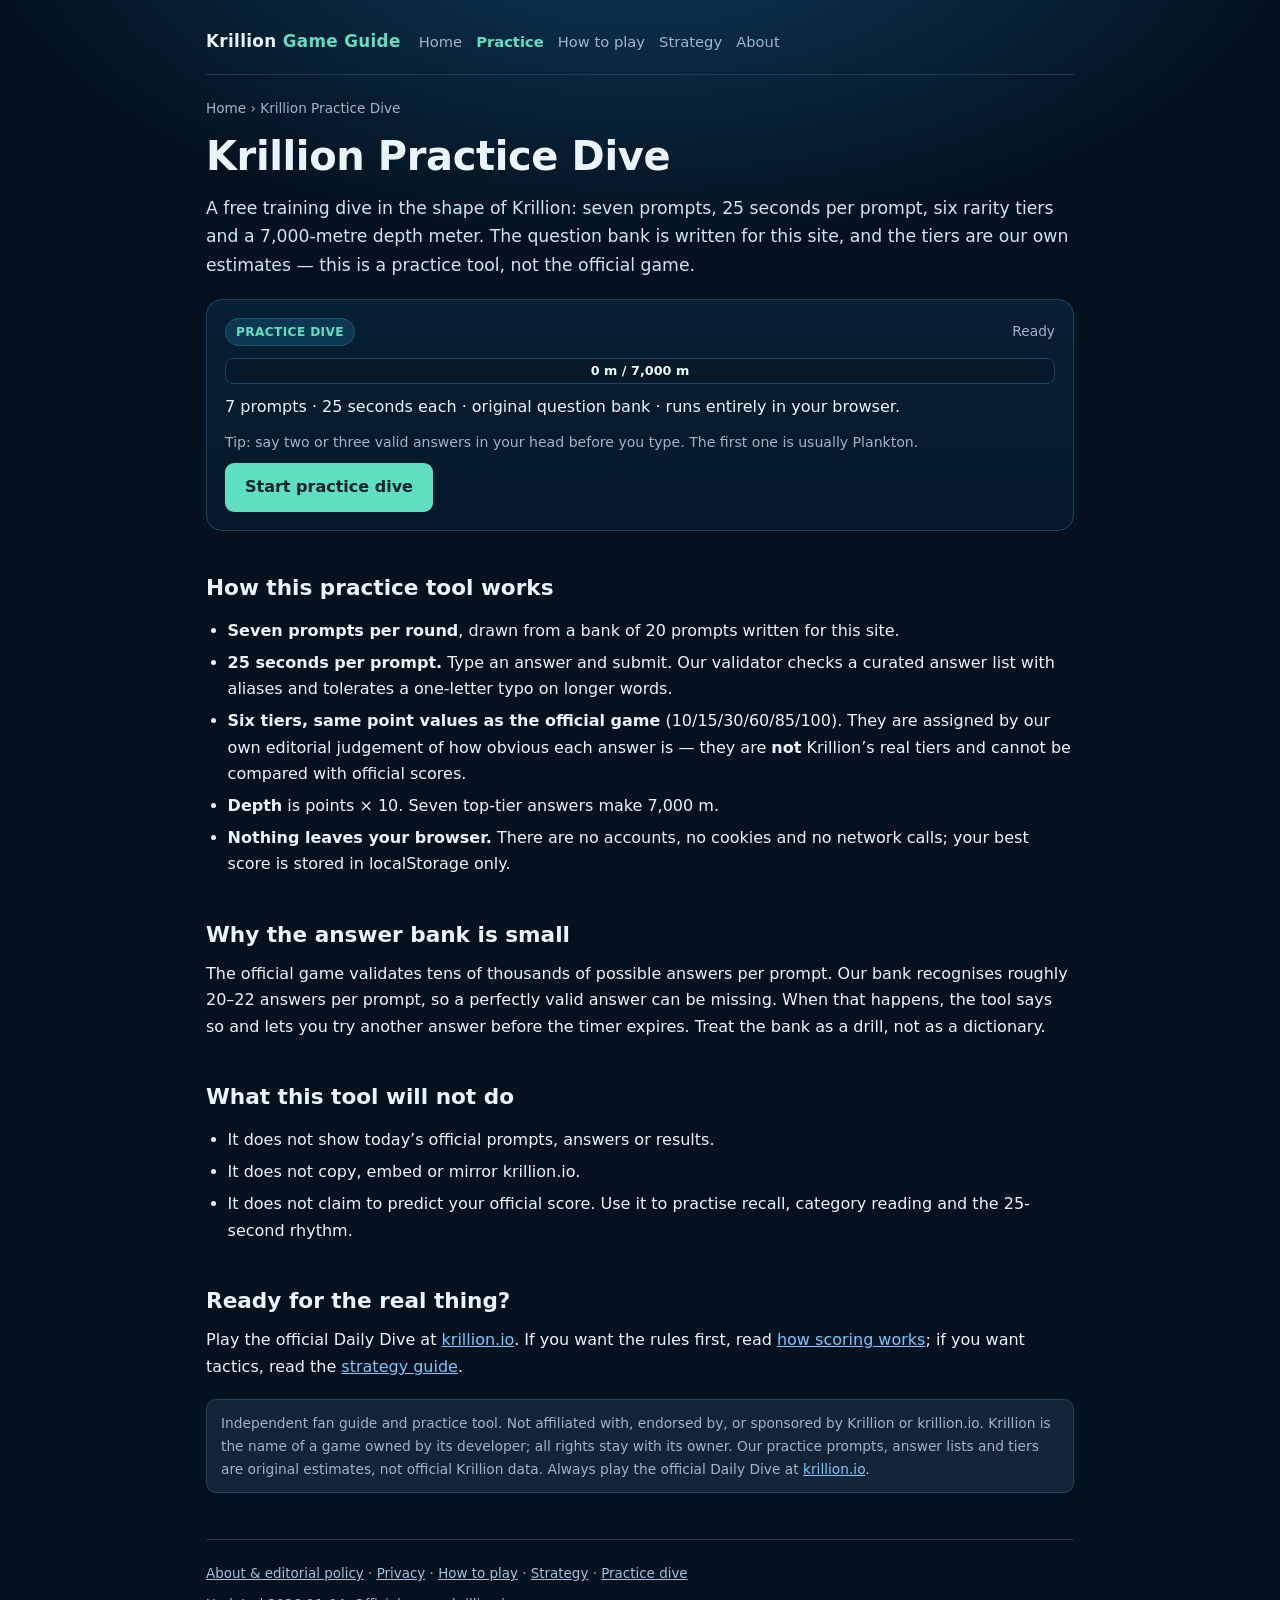
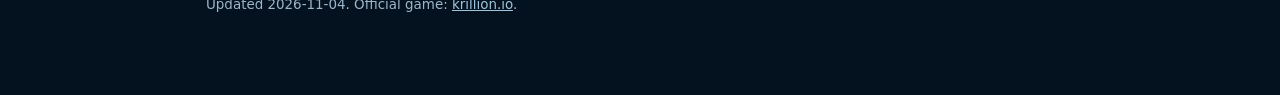
<file: practice/index.html>
<!doctype html>
<html lang="en">
<head>
<meta charset="utf-8">
<meta name="viewport" content="width=device-width,initial-scale=1">
<title>Krillion Practice Dive: Free 7-Prompt Training Game</title>
<meta name="description" content="Play a free Krillion-style practice dive: seven prompts, 25 seconds each, rarity tiers and a depth meter. Original question bank, no sign-up, runs in your browser.">
<meta name="robots" content="index,follow">
<link rel="canonical" href="https://krillion-game-lyart.vercel.app/practice/">
<link rel="icon" href="/icon.svg" type="image/svg+xml">
<link rel="stylesheet" href="/style.css?v=20261104">
<meta property="og:type" content="website">
<meta property="og:site_name" content="Krillion Game Guide">
<meta property="og:title" content="Krillion Practice Dive: Free 7-Prompt Training Game">
<meta property="og:description" content="Play a free Krillion-style practice dive: seven prompts, 25 seconds each, rarity tiers and a depth meter. Original question bank, no sign-up, runs in your browser.">
<meta property="og:url" content="https://krillion-game-lyart.vercel.app/practice/">
<meta name="twitter:card" content="summary">
<meta name="theme-color" content="#04121f">
<script type="application/ld+json">{"@context": "https://schema.org", "@graph": [{"@type": "WebPage", "@id": "https://krillion-game-lyart.vercel.app/practice/#page", "url": "https://krillion-game-lyart.vercel.app/practice/", "name": "Krillion Practice Dive: Free 7-Prompt Training Game", "description": "Play a free Krillion-style practice dive: seven prompts, 25 seconds each, rarity tiers and a depth meter. Original question bank, no sign-up, runs in your browser.", "inLanguage": "en", "datePublished": "2026-11-04", "dateModified": "2026-11-04", "isPartOf": {"@type": "WebSite", "@id": "https://krillion-game-lyart.vercel.app/#site"}}, {"@type": "WebApplication", "@id": "https://krillion-game-lyart.vercel.app/practice/#app", "name": "Krillion Practice Dive", "url": "https://krillion-game-lyart.vercel.app/practice/", "description": "A free browser practice game with an original prompt bank: seven prompts, 25 seconds each, rarity-style scoring.", "applicationCategory": "GameApplication", "operatingSystem": "Any (web browser)", "isAccessibleForFree": true, "offers": {"@type": "Offer", "price": "0", "priceCurrency": "USD"}}, {"@type": "BreadcrumbList", "itemListElement": [{"@type": "ListItem", "position": 1, "name": "Home", "item": "https://krillion-game-lyart.vercel.app/"}, {"@type": "ListItem", "position": 2, "name": "Krillion Practice Dive", "item": "https://krillion-game-lyart.vercel.app/practice/"}]}]}</script>
<script src="/data.js?v=20261104c" defer></script>
<script src="/practice.js?v=20261104c" defer></script>
</head>
<body class="">
<main>
<header class="site">
  <a class="brand" href="/">Krillion <span>Game Guide</span></a>
  <nav class="site" aria-label="Site"><a href="/">Home</a><a href="/practice/" aria-current="page">Practice</a><a href="/how-to-play/">How to play</a><a href="/strategy/">Strategy</a><a href="/about/">About</a></nav>
</header>
<p class="breadcrumb"><a href="/">Home</a> › Krillion Practice Dive</p>
<h1>Krillion Practice Dive</h1>

<p class="lede">A free training dive in the shape of Krillion: seven prompts, 25 seconds per prompt, six rarity tiers and a 7,000-metre depth meter. The question bank is written for this site, and the tiers are our own estimates — this is a practice tool, not the official game.</p>


<section class="dive" id="dive" aria-label="Krillion practice dive">
  <div class="dive-top">
    <span class="badge">Practice dive</span>
    <span id="promptNo">Ready</span>
  </div>
  <div class="depth" aria-hidden="true"><div class="fill" id="depthFill"></div><div class="label" id="depthLabel">0 m / 7,000 m</div></div>

  <div id="startPane">
    <p>7 prompts · 25 seconds each · original question bank · runs entirely in your browser.</p>
    <p class="small">Tip: say two or three valid answers in your head before you type. The first one is usually Plankton.</p>
    <button id="startBtn" type="button">Start practice dive</button>
  </div>

  <div id="playPane" hidden>
    <p class="cat" id="cat"></p>
    <h2 id="promptText"></h2>
    <form id="answerForm" autocomplete="off">
      <label class="sr-only" for="answerInput">Your answer</label>
      <input id="answerInput" name="answer" maxlength="60" placeholder="Type one answer…" autocapitalize="off" spellcheck="false">
      <button id="submitBtn" type="submit">Submit</button>
    </form>
    <div class="timer" aria-hidden="true"><div class="fill" id="timerFill"></div></div>
    <p id="timerText">25.0s</p>
    <div id="feedback" role="status" aria-live="polite"></div>
  </div>

  <div id="endPane" hidden>
    <p class="result-big" id="resultScore">0 / 700 pts</p>
    <p class="result-sub" id="resultDepth">Depth reached: 0 m</p>
    <p id="resultDetail"></p>
    <div class="tierlist" id="tierList"></div>
    <p><button id="againBtn" type="button">Play another dive</button> <button id="shareBtn" type="button" class="ghost">Copy result</button></p>
  </div>
</section>

<h2>How this practice tool works</h2>
<ul>
<li><b>Seven prompts per round</b>, drawn from a bank of 20 prompts written for this site.</li>
<li><b>25 seconds per prompt.</b> Type an answer and submit. Our validator checks a curated answer list with aliases and tolerates a one-letter typo on longer words.</li>
<li><b>Six tiers, same point values as the official game</b> (10/15/30/60/85/100). They are assigned by our own editorial judgement of how obvious each answer is — they are <b>not</b> Krillion’s real tiers and cannot be compared with official scores.</li>
<li><b>Depth</b> is points × 10. Seven top-tier answers make 7,000 m.</li>
<li><b>Nothing leaves your browser.</b> There are no accounts, no cookies and no network calls; your best score is stored in localStorage only.</li>
</ul>

<h2>Why the answer bank is small</h2>
<p>The official game validates tens of thousands of possible answers per prompt. Our bank recognises roughly 20–22 answers per prompt, so a perfectly valid answer can be missing. When that happens, the tool says so and lets you try another answer before the timer expires. Treat the bank as a drill, not as a dictionary.</p>

<h2>What this tool will not do</h2>
<ul>
<li>It does not show today’s official prompts, answers or results.</li>
<li>It does not copy, embed or mirror krillion.io.</li>
<li>It does not claim to predict your official score. Use it to practise recall, category reading and the 25-second rhythm.</li>
</ul>

<h2>Ready for the real thing?</h2>
<p>Play the official Daily Dive at <a href="https://krillion.io/" rel="noopener nofollow">krillion.io</a>. If you want the rules first, read <a href="/how-to-play/">how scoring works</a>; if you want tactics, read the <a href="/strategy/">strategy guide</a>.</p>


<div class="disclaimer">Independent fan guide and practice tool. Not affiliated with, endorsed by, or sponsored by Krillion or krillion.io. Krillion is the name of a game owned by its developer; all rights stay with its owner. Our practice prompts, answer lists and tiers are original estimates, not official Krillion data. Always play the official Daily Dive at <a href="https://krillion.io/" rel="noopener nofollow">krillion.io</a>.</div>
<footer class="site">
  <p><a href="/about/">About &amp; editorial policy</a> · <a href="/privacy/">Privacy</a> · <a href="/how-to-play/">How to play</a> · <a href="/strategy/">Strategy</a> · <a href="/practice/">Practice dive</a></p>
  <p>Updated 2026-11-04. Official game: <a href="https://krillion.io/" rel="noopener nofollow">krillion.io</a>.</p>
</footer>
</main>

</body>
</html>
</file>
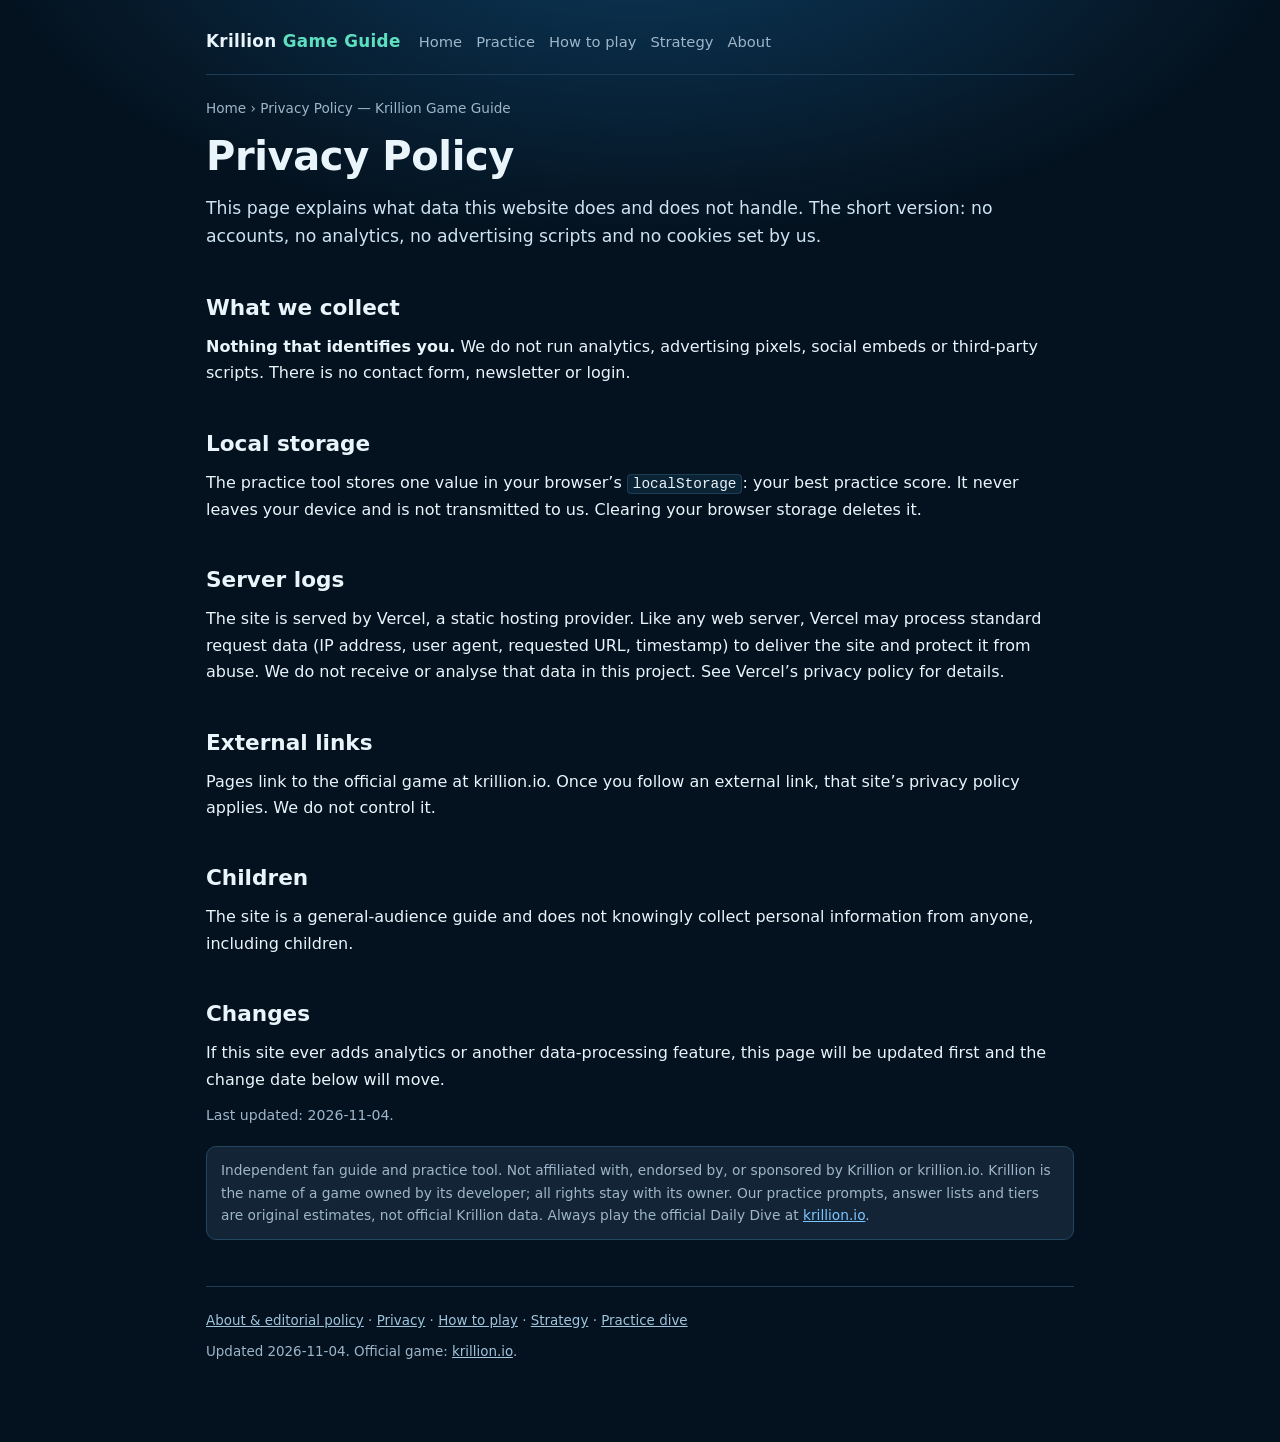
<file: privacy/index.html>
<!doctype html>
<html lang="en">
<head>
<meta charset="utf-8">
<meta name="viewport" content="width=device-width,initial-scale=1">
<title>Privacy Policy — Krillion Game Guide</title>
<meta name="description" content="Krillion Game Guide privacy policy: no analytics, no cookies, no accounts. Only a local best-score value is stored in your browser.">
<meta name="robots" content="index,follow">
<link rel="canonical" href="https://krillion-game-lyart.vercel.app/privacy/">
<link rel="icon" href="/icon.svg" type="image/svg+xml">
<link rel="stylesheet" href="/style.css?v=20261104">
<meta property="og:type" content="website">
<meta property="og:site_name" content="Krillion Game Guide">
<meta property="og:title" content="Privacy Policy — Krillion Game Guide">
<meta property="og:description" content="Krillion Game Guide privacy policy: no analytics, no cookies, no accounts. Only a local best-score value is stored in your browser.">
<meta property="og:url" content="https://krillion-game-lyart.vercel.app/privacy/">
<meta name="twitter:card" content="summary">
<meta name="theme-color" content="#04121f">
<script type="application/ld+json">{"@context": "https://schema.org", "@graph": [{"@type": "WebPage", "@id": "https://krillion-game-lyart.vercel.app/privacy/#page", "url": "https://krillion-game-lyart.vercel.app/privacy/", "name": "Privacy Policy — Krillion Game Guide", "description": "Krillion Game Guide privacy policy: no analytics, no cookies, no accounts. Only a local best-score value is stored in your browser.", "inLanguage": "en", "datePublished": "2026-11-04", "dateModified": "2026-11-04", "isPartOf": {"@type": "WebSite", "@id": "https://krillion-game-lyart.vercel.app/#site"}}, {"@type": "BreadcrumbList", "itemListElement": [{"@type": "ListItem", "position": 1, "name": "Home", "item": "https://krillion-game-lyart.vercel.app/"}, {"@type": "ListItem", "position": 2, "name": "Privacy Policy — Krillion Game Guide", "item": "https://krillion-game-lyart.vercel.app/privacy/"}]}]}</script>

</head>
<body class="">
<main>
<header class="site">
  <a class="brand" href="/">Krillion <span>Game Guide</span></a>
  <nav class="site" aria-label="Site"><a href="/">Home</a><a href="/practice/">Practice</a><a href="/how-to-play/">How to play</a><a href="/strategy/">Strategy</a><a href="/about/">About</a></nav>
</header>
<p class="breadcrumb"><a href="/">Home</a> › Privacy Policy — Krillion Game Guide</p>
<h1>Privacy Policy</h1>

<p class="lede">This page explains what data this website does and does not handle. The short version: no accounts, no analytics, no advertising scripts and no cookies set by us.</p>


<h2>What we collect</h2>
<p><b>Nothing that identifies you.</b> We do not run analytics, advertising pixels, social embeds or third-party scripts. There is no contact form, newsletter or login.</p>

<h2>Local storage</h2>
<p>The practice tool stores one value in your browser’s <code>localStorage</code>: your best practice score. It never leaves your device and is not transmitted to us. Clearing your browser storage deletes it.</p>

<h2>Server logs</h2>
<p>The site is served by Vercel, a static hosting provider. Like any web server, Vercel may process standard request data (IP address, user agent, requested URL, timestamp) to deliver the site and protect it from abuse. We do not receive or analyse that data in this project. See Vercel’s privacy policy for details.</p>

<h2>External links</h2>
<p>Pages link to the official game at krillion.io. Once you follow an external link, that site’s privacy policy applies. We do not control it.</p>

<h2>Children</h2>
<p>The site is a general-audience guide and does not knowingly collect personal information from anyone, including children.</p>

<h2>Changes</h2>
<p>If this site ever adds analytics or another data-processing feature, this page will be updated first and the change date below will move.</p>

<p class="small">Last updated: 2026-11-04.</p>


<div class="disclaimer">Independent fan guide and practice tool. Not affiliated with, endorsed by, or sponsored by Krillion or krillion.io. Krillion is the name of a game owned by its developer; all rights stay with its owner. Our practice prompts, answer lists and tiers are original estimates, not official Krillion data. Always play the official Daily Dive at <a href="https://krillion.io/" rel="noopener nofollow">krillion.io</a>.</div>
<footer class="site">
  <p><a href="/about/">About &amp; editorial policy</a> · <a href="/privacy/">Privacy</a> · <a href="/how-to-play/">How to play</a> · <a href="/strategy/">Strategy</a> · <a href="/practice/">Practice dive</a></p>
  <p>Updated 2026-11-04. Official game: <a href="https://krillion.io/" rel="noopener nofollow">krillion.io</a>.</p>
</footer>
</main>

</body>
</html>
</file>
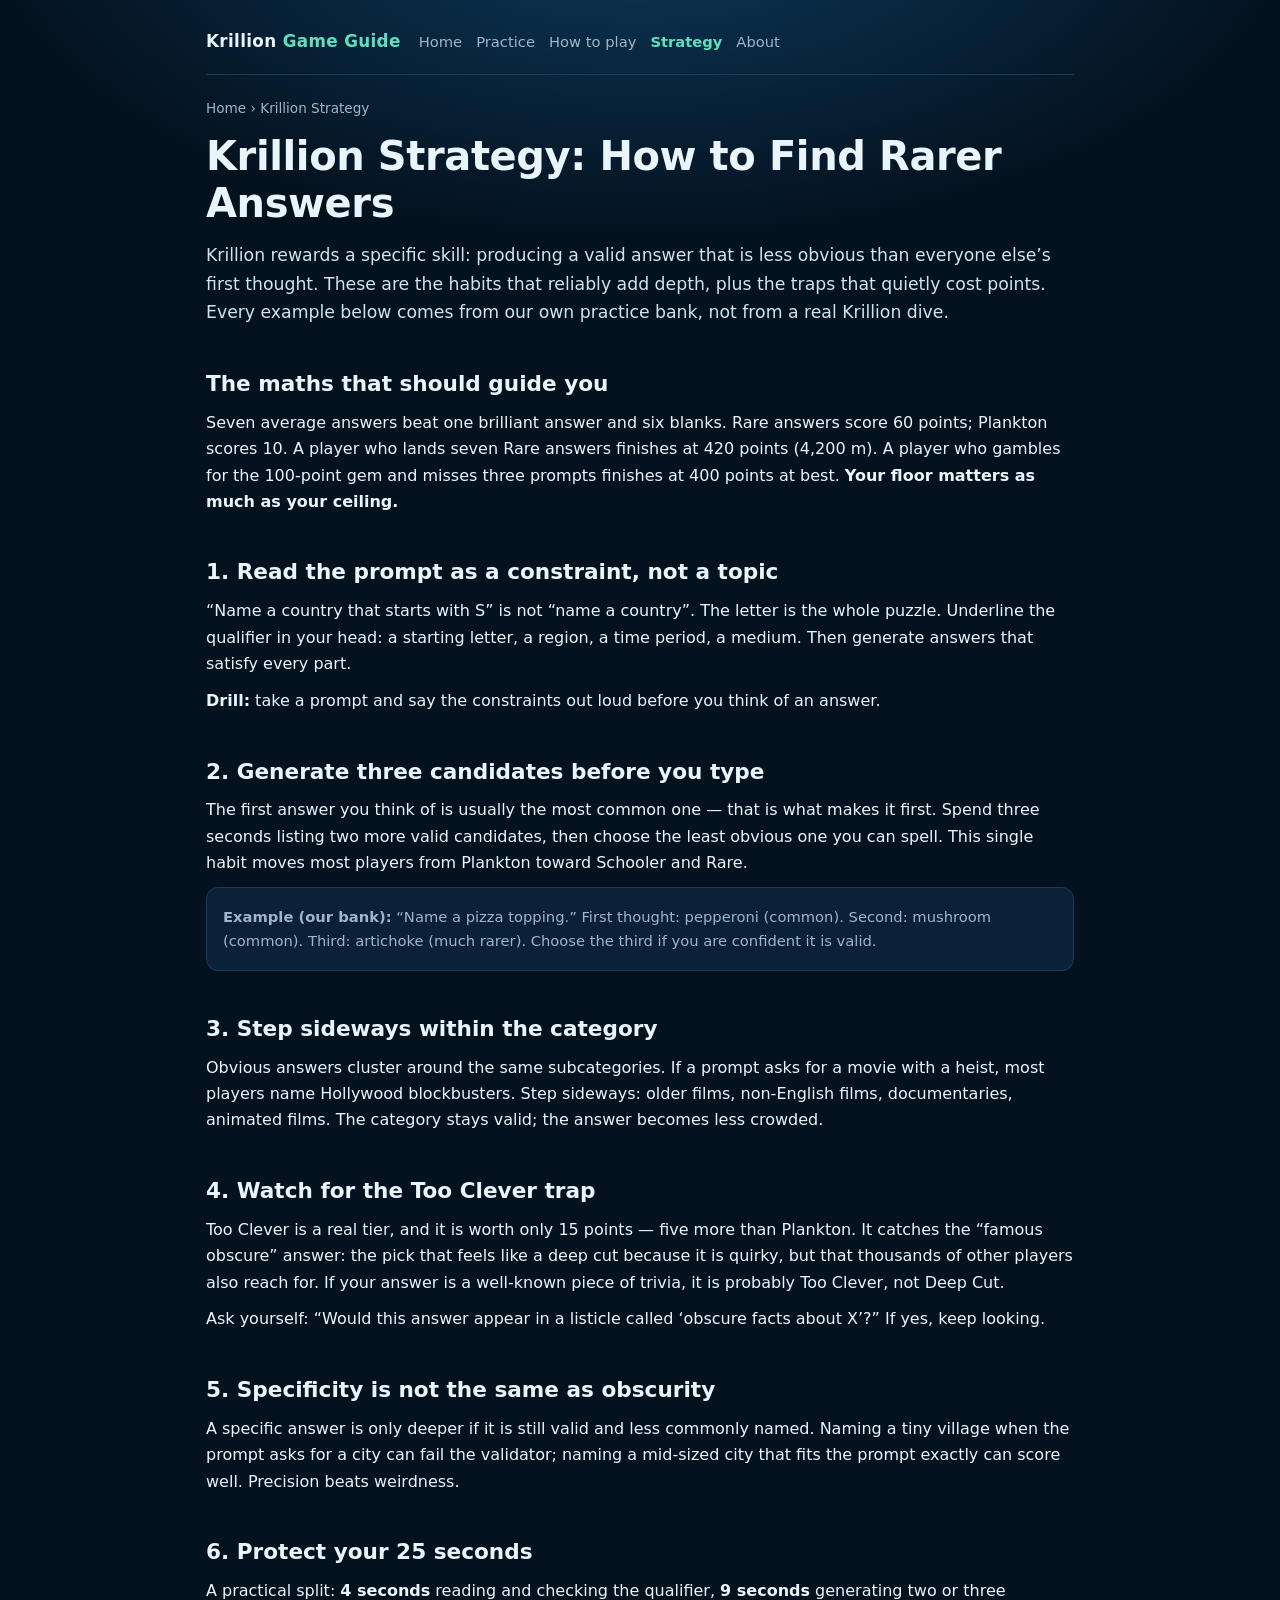
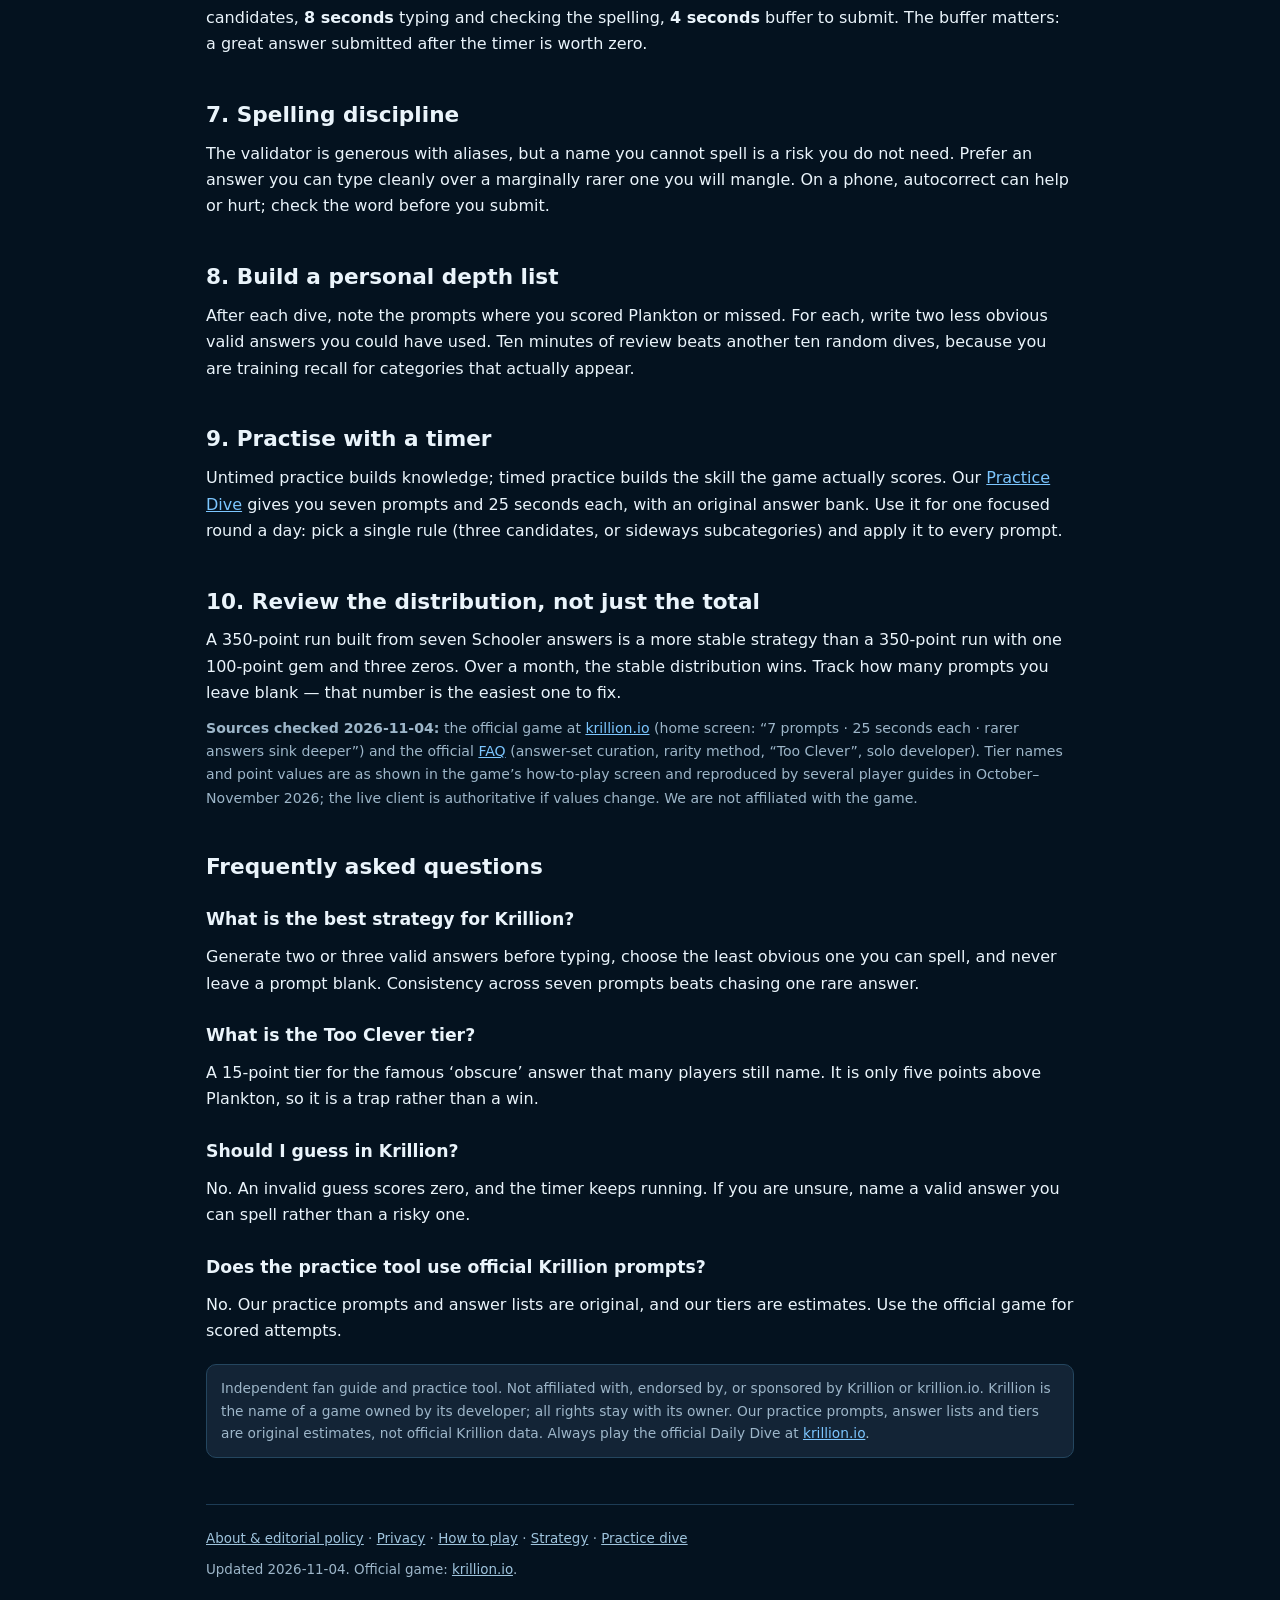
<file: strategy/index.html>
<!doctype html>
<html lang="en">
<head>
<meta charset="utf-8">
<meta name="viewport" content="width=device-width,initial-scale=1">
<title>Krillion Strategy: How to Find Rarer Answers</title>
<meta name="description" content="Practical Krillion strategy: generate multiple candidates, avoid the Too Clever trap, manage the 25-second timer, and train recall with a daily practice drill.">
<meta name="robots" content="index,follow">
<link rel="canonical" href="https://krillion-game-lyart.vercel.app/strategy/">
<link rel="icon" href="/icon.svg" type="image/svg+xml">
<link rel="stylesheet" href="/style.css?v=20261104">
<meta property="og:type" content="website">
<meta property="og:site_name" content="Krillion Game Guide">
<meta property="og:title" content="Krillion Strategy: How to Find Rarer Answers">
<meta property="og:description" content="Practical Krillion strategy: generate multiple candidates, avoid the Too Clever trap, manage the 25-second timer, and train recall with a daily practice drill.">
<meta property="og:url" content="https://krillion-game-lyart.vercel.app/strategy/">
<meta name="twitter:card" content="summary">
<meta name="theme-color" content="#04121f">
<script type="application/ld+json">{"@context": "https://schema.org", "@graph": [{"@type": "WebPage", "@id": "https://krillion-game-lyart.vercel.app/strategy/#page", "url": "https://krillion-game-lyart.vercel.app/strategy/", "name": "Krillion Strategy: How to Find Rarer Answers", "description": "Practical Krillion strategy: generate multiple candidates, avoid the Too Clever trap, manage the 25-second timer, and train recall with a daily practice drill.", "inLanguage": "en", "datePublished": "2026-11-04", "dateModified": "2026-11-04", "isPartOf": {"@type": "WebSite", "@id": "https://krillion-game-lyart.vercel.app/#site"}}, {"@type": "BreadcrumbList", "itemListElement": [{"@type": "ListItem", "position": 1, "name": "Home", "item": "https://krillion-game-lyart.vercel.app/"}, {"@type": "ListItem", "position": 2, "name": "Krillion Strategy", "item": "https://krillion-game-lyart.vercel.app/strategy/"}]}, {"@type": "FAQPage", "mainEntity": [{"@type": "Question", "name": "What is the best strategy for Krillion?", "acceptedAnswer": {"@type": "Answer", "text": "Generate two or three valid answers before typing, choose the least obvious one you can spell, and never leave a prompt blank. Consistency across seven prompts beats chasing one rare answer."}}, {"@type": "Question", "name": "What is the Too Clever tier?", "acceptedAnswer": {"@type": "Answer", "text": "A 15-point tier for the famous ‘obscure’ answer that many players still name. It is only five points above Plankton, so it is a trap rather than a win."}}, {"@type": "Question", "name": "Should I guess in Krillion?", "acceptedAnswer": {"@type": "Answer", "text": "No. An invalid guess scores zero, and the timer keeps running. If you are unsure, name a valid answer you can spell rather than a risky one."}}, {"@type": "Question", "name": "Does the practice tool use official Krillion prompts?", "acceptedAnswer": {"@type": "Answer", "text": "No. Our practice prompts and answer lists are original, and our tiers are estimates. Use the official game for scored attempts."}}]}]}</script>

</head>
<body class="">
<main>
<header class="site">
  <a class="brand" href="/">Krillion <span>Game Guide</span></a>
  <nav class="site" aria-label="Site"><a href="/">Home</a><a href="/practice/">Practice</a><a href="/how-to-play/">How to play</a><a href="/strategy/" aria-current="page">Strategy</a><a href="/about/">About</a></nav>
</header>
<p class="breadcrumb"><a href="/">Home</a> › Krillion Strategy</p>
<h1>Krillion Strategy: How to Find Rarer Answers</h1>

<p class="lede">Krillion rewards a specific skill: producing a valid answer that is less obvious than everyone else’s first thought. These are the habits that reliably add depth, plus the traps that quietly cost points. Every example below comes from our own practice bank, not from a real Krillion dive.</p>


<h2>The maths that should guide you</h2>
<p>Seven average answers beat one brilliant answer and six blanks. Rare answers score 60 points; Plankton scores 10. A player who lands seven Rare answers finishes at 420 points (4,200 m). A player who gambles for the 100-point gem and misses three prompts finishes at 400 points at best. <b>Your floor matters as much as your ceiling.</b></p>

<h2>1. Read the prompt as a constraint, not a topic</h2>
<p>“Name a country that starts with S” is not “name a country”. The letter is the whole puzzle. Underline the qualifier in your head: a starting letter, a region, a time period, a medium. Then generate answers that satisfy every part.</p>
<p><b>Drill:</b> take a prompt and say the constraints out loud before you think of an answer.</p>

<h2>2. Generate three candidates before you type</h2>
<p>The first answer you think of is usually the most common one — that is what makes it first. Spend three seconds listing two more valid candidates, then choose the least obvious one you can spell. This single habit moves most players from Plankton toward Schooler and Rare.</p>
<div class="card"><p><b>Example (our bank):</b> “Name a pizza topping.” First thought: pepperoni (common). Second: mushroom (common). Third: artichoke (much rarer). Choose the third if you are confident it is valid.</p></div>

<h2>3. Step sideways within the category</h2>
<p>Obvious answers cluster around the same subcategories. If a prompt asks for a movie with a heist, most players name Hollywood blockbusters. Step sideways: older films, non-English films, documentaries, animated films. The category stays valid; the answer becomes less crowded.</p>

<h2>4. Watch for the Too Clever trap</h2>
<p>Too Clever is a real tier, and it is worth only 15 points — five more than Plankton. It catches the “famous obscure” answer: the pick that feels like a deep cut because it is quirky, but that thousands of other players also reach for. If your answer is a well-known piece of trivia, it is probably Too Clever, not Deep Cut.</p>
<p>Ask yourself: “Would this answer appear in a listicle called ‘obscure facts about X’?” If yes, keep looking.</p>

<h2>5. Specificity is not the same as obscurity</h2>
<p>A specific answer is only deeper if it is still valid and less commonly named. Naming a tiny village when the prompt asks for a city can fail the validator; naming a mid-sized city that fits the prompt exactly can score well. Precision beats weirdness.</p>

<h2>6. Protect your 25 seconds</h2>
<p>A practical split: <b>4 seconds</b> reading and checking the qualifier, <b>9 seconds</b> generating two or three candidates, <b>8 seconds</b> typing and checking the spelling, <b>4 seconds</b> buffer to submit. The buffer matters: a great answer submitted after the timer is worth zero.</p>

<h2>7. Spelling discipline</h2>
<p>The validator is generous with aliases, but a name you cannot spell is a risk you do not need. Prefer an answer you can type cleanly over a marginally rarer one you will mangle. On a phone, autocorrect can help or hurt; check the word before you submit.</p>

<h2>8. Build a personal depth list</h2>
<p>After each dive, note the prompts where you scored Plankton or missed. For each, write two less obvious valid answers you could have used. Ten minutes of review beats another ten random dives, because you are training recall for categories that actually appear.</p>

<h2>9. Practise with a timer</h2>
<p>Untimed practice builds knowledge; timed practice builds the skill the game actually scores. Our <a href="/practice/">Practice Dive</a> gives you seven prompts and 25 seconds each, with an original answer bank. Use it for one focused round a day: pick a single rule (three candidates, or sideways subcategories) and apply it to every prompt.</p>

<h2>10. Review the distribution, not just the total</h2>
<p>A 350-point run built from seven Schooler answers is a more stable strategy than a 350-point run with one 100-point gem and three zeros. Over a month, the stable distribution wins. Track how many prompts you leave blank — that number is the easiest one to fix.</p>

<p class="small"><b>Sources checked 2026-11-04:</b> the official game at <a href="https://krillion.io/" rel="noopener nofollow">krillion.io</a> (home screen: “7 prompts · 25 seconds each · rarer answers sink deeper”) and the official <a href="https://krillion.io/faq" rel="noopener nofollow">FAQ</a> (answer-set curation, rarity method, “Too Clever”, solo developer). Tier names and point values are as shown in the game’s how-to-play screen and reproduced by several player guides in October–November 2026; the live client is authoritative if values change. We are not affiliated with the game.</p>
<section id="faq"><h2>Frequently asked questions</h2><h3>What is the best strategy for Krillion?</h3><p>Generate two or three valid answers before typing, choose the least obvious one you can spell, and never leave a prompt blank. Consistency across seven prompts beats chasing one rare answer.</p><h3>What is the Too Clever tier?</h3><p>A 15-point tier for the famous ‘obscure’ answer that many players still name. It is only five points above Plankton, so it is a trap rather than a win.</p><h3>Should I guess in Krillion?</h3><p>No. An invalid guess scores zero, and the timer keeps running. If you are unsure, name a valid answer you can spell rather than a risky one.</p><h3>Does the practice tool use official Krillion prompts?</h3><p>No. Our practice prompts and answer lists are original, and our tiers are estimates. Use the official game for scored attempts.</p></section>
<div class="disclaimer">Independent fan guide and practice tool. Not affiliated with, endorsed by, or sponsored by Krillion or krillion.io. Krillion is the name of a game owned by its developer; all rights stay with its owner. Our practice prompts, answer lists and tiers are original estimates, not official Krillion data. Always play the official Daily Dive at <a href="https://krillion.io/" rel="noopener nofollow">krillion.io</a>.</div>
<footer class="site">
  <p><a href="/about/">About &amp; editorial policy</a> · <a href="/privacy/">Privacy</a> · <a href="/how-to-play/">How to play</a> · <a href="/strategy/">Strategy</a> · <a href="/practice/">Practice dive</a></p>
  <p>Updated 2026-11-04. Official game: <a href="https://krillion.io/" rel="noopener nofollow">krillion.io</a>.</p>
</footer>
</main>

</body>
</html>
</file>
<file: style.css>
:root{
  --bg0:#04121f; --bg1:#071c2e; --bg2:#0b2740;
  --ink:#eaf4fb; --muted:#9db6c9; --line:#1d3c55;
  --accent:#5ee0c0; --accent2:#7cc6ff; --warn:#ffc861; --bad:#ff7d7d;
  --card:#0a2237; --card2:#0d2b45;
}
*{box-sizing:border-box}
html{scroll-behavior:smooth}
body{
  margin:0; color:var(--ink); font:16px/1.65 ui-sans-serif,system-ui,-apple-system,"Segoe UI",Roboto,sans-serif;
  background:radial-gradient(1200px 600px at 50% -10%, #0d3a5c 0%, var(--bg0) 55%) fixed, var(--bg0);
}
main{max-width:900px;margin:0 auto;padding:18px 16px 70px}
a{color:var(--accent2)}
a:hover{color:var(--accent)}
header.site{display:flex;flex-wrap:wrap;align-items:center;gap:10px 18px;padding:10px 0 18px;border-bottom:1px solid var(--line);margin-bottom:22px}
header.site .brand{font-weight:800;letter-spacing:.02em;color:var(--ink);text-decoration:none;font-size:1.05rem}
header.site .brand span{color:var(--accent)}
nav.site{display:flex;flex-wrap:wrap;gap:6px 14px;font-size:.92rem}
nav.site a{color:var(--muted);text-decoration:none}
nav.site a[aria-current="page"]{color:var(--accent);font-weight:700}
nav.site a:hover{color:var(--ink)}
h1{font-size:clamp(1.7rem,4.4vw,2.5rem);line-height:1.18;margin:.2em 0 .35em;letter-spacing:-.01em}
h2{font-size:1.35rem;margin:2em 0 .55em;line-height:1.3}
h3{font-size:1.08rem;margin:1.4em 0 .4em}
p{margin:.65em 0}
ul,ol{padding-left:1.35em}
li{margin:.35em 0}
.small{font-size:.88rem;color:var(--muted)}
.lede{font-size:1.08rem;color:#cfe3f1}
.note{background:#0b2a3f;border-left:4px solid var(--warn);padding:10px 14px;border-radius:0 8px 8px 0;margin:1.2em 0;font-size:.95rem}
.disclaimer{background:#132436;border:1px solid #24465f;border-radius:10px;padding:12px 14px;font-size:.86rem;color:var(--muted);margin:1.4em 0}
.cta{background:linear-gradient(135deg,#0c3550,#0a2a44);border:1px solid #21506f;border-radius:14px;padding:18px 20px;margin:1.4em 0}
.cta h2{margin-top:0}
.button,button{
  display:inline-block;background:var(--accent);color:#04202c;border:0;border-radius:9px;
  padding:11px 20px;font:inherit;font-weight:800;cursor:pointer;text-decoration:none
}
.button:hover,button:hover{filter:brightness(1.08);color:#04202c}
button:disabled{opacity:.5;cursor:not-allowed}
.button.ghost,button.ghost{background:transparent;color:var(--accent);border:1px solid var(--accent)}
.grid{display:grid;grid-template-columns:repeat(auto-fit,minmax(230px,1fr));gap:12px;margin:1.1em 0}
.card{background:var(--card);border:1px solid var(--line);border-radius:12px;padding:14px 16px}
.card h3{margin:.1em 0 .35em;font-size:1rem}
.card p{margin:.2em 0;font-size:.92rem;color:var(--muted)}
.card a{text-decoration:none}
table{border-collapse:collapse;width:100%;margin:1em 0;font-size:.93rem;background:var(--card)}
th,td{border:1px solid var(--line);padding:8px 10px;text-align:left;vertical-align:top}
th{background:var(--card2);font-size:.85rem;letter-spacing:.02em;color:#c9e0ef}
code{background:#0a2436;border:1px solid var(--line);padding:1px 5px;border-radius:4px;font-size:.9em}
blockquote{margin:1em 0;padding:.4em 1em;border-left:3px solid var(--accent2);color:#cfe3f1;background:#0a2436}
footer.site{margin-top:3.4em;border-top:1px solid var(--line);padding-top:1.1em;font-size:.84rem;color:var(--muted)}
footer.site a{color:#9fc4dd}
.breadcrumb{font-size:.85rem;color:var(--muted);margin:.2em 0 1em}
.breadcrumb a{color:var(--muted);text-decoration:none}
.sr-only{position:absolute;width:1px;height:1px;padding:0;margin:-1px;overflow:hidden;clip:rect(0,0,0,0);white-space:nowrap;border:0}
/* dive tool */
.dive{background:linear-gradient(180deg,#071f33,#051829);border:1px solid #1e4560;border-radius:16px;padding:18px;margin:1.2em 0}
.dive-top{display:flex;justify-content:space-between;align-items:center;gap:10px;flex-wrap:wrap;font-size:.86rem;color:var(--muted)}
.badge{background:#0d3852;color:var(--accent);border:1px solid #1d5a7a;border-radius:999px;padding:3px 10px;font-weight:700;letter-spacing:.03em;font-size:.76rem;text-transform:uppercase}
.depth{position:relative;height:26px;background:#061a2a;border:1px solid #1b4460;border-radius:8px;margin:12px 0 4px;overflow:hidden}
.depth .fill{position:absolute;inset:0 auto 0 0;width:0;background:linear-gradient(90deg,#0f8f86,#5ee0c0);transition:width .5s ease}
.depth .label{position:absolute;inset:0;display:flex;align-items:center;justify-content:center;font-size:.8rem;font-weight:700;color:#eafff9;text-shadow:0 1px 2px #02121e}
#promptText{font-size:clamp(1.25rem,3.6vw,1.7rem);margin:.5em 0 .9em;line-height:1.3}
.cat{color:var(--accent);font-size:.8rem;letter-spacing:.12em;text-transform:uppercase;margin:.6em 0 0;font-weight:700}
#answerForm{display:flex;gap:8px;flex-wrap:wrap}
#answerInput{flex:1 1 250px;min-width:0;background:#041727;border:1px solid #2a5a78;color:var(--ink);border-radius:9px;padding:11px 13px;font:inherit}
#answerInput:focus{outline:2px solid var(--accent);outline-offset:1px}
.timer{height:8px;background:#061a2a;border-radius:999px;margin:14px 0 4px;overflow:hidden;border:1px solid #173b52}
.timer .fill{height:100%;width:100%;background:linear-gradient(90deg,#5ee0c0,#ffc861);transition:width .1s linear}
#timerText{margin:.1em 0;font-size:.8rem;color:var(--muted)}
#feedback{min-height:3.2em;margin-top:.7em;font-size:.98rem}
.fb-good{color:var(--accent);font-weight:800}
.fb-bad{color:var(--warn)}
.fb-miss{color:var(--bad)}
.answers{color:var(--muted);font-size:.86rem}
.result-big{font-size:2.2rem;font-weight:800;color:var(--accent);margin:.2em 0}
.result-sub{color:var(--muted);margin:.1em 0 1em}
.tierlist{display:flex;flex-wrap:wrap;gap:6px;margin:.8em 0}
.tierlist span{background:#0c2b42;border:1px solid #1d445e;border-radius:999px;padding:3px 9px;font-size:.8rem}
@media (max-width:520px){
  main{padding:14px 12px 60px}
  .dive{padding:14px}
  th,td{padding:6px 7px;font-size:.86rem}
}
</file>
